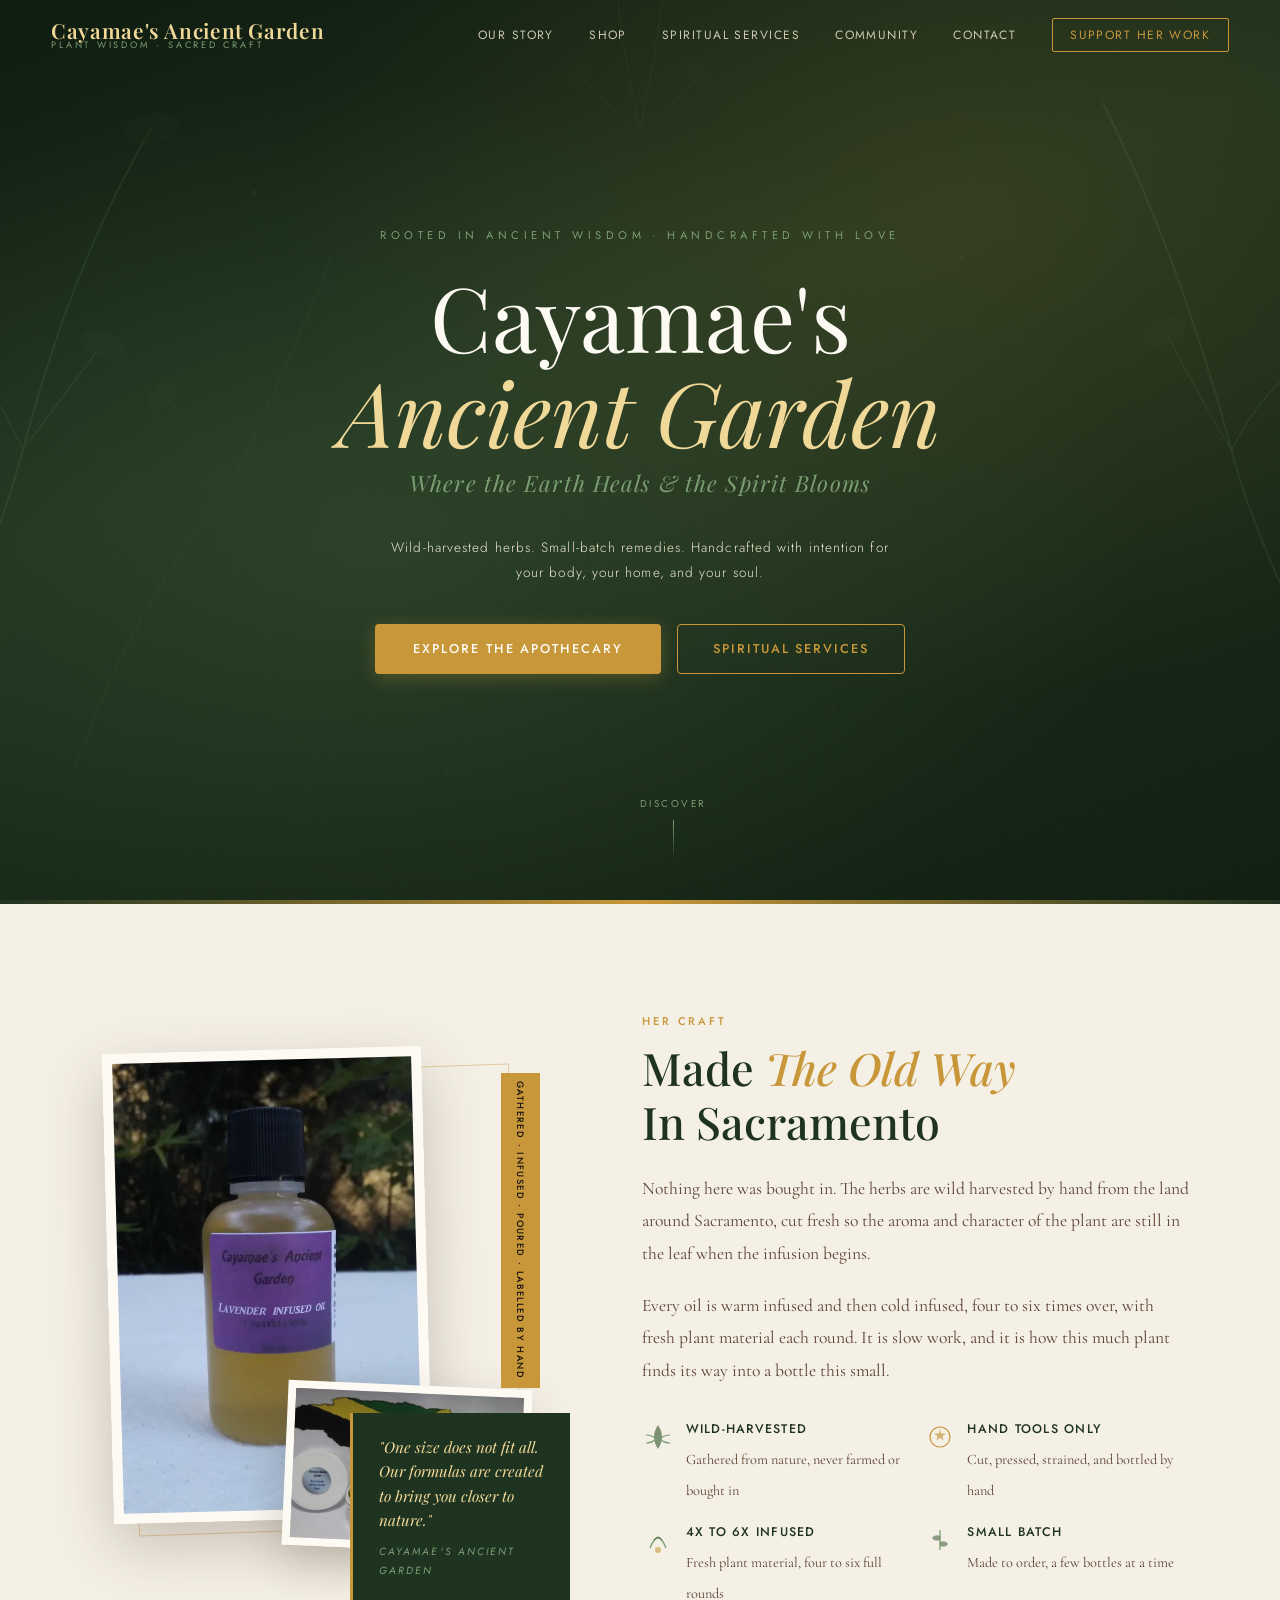
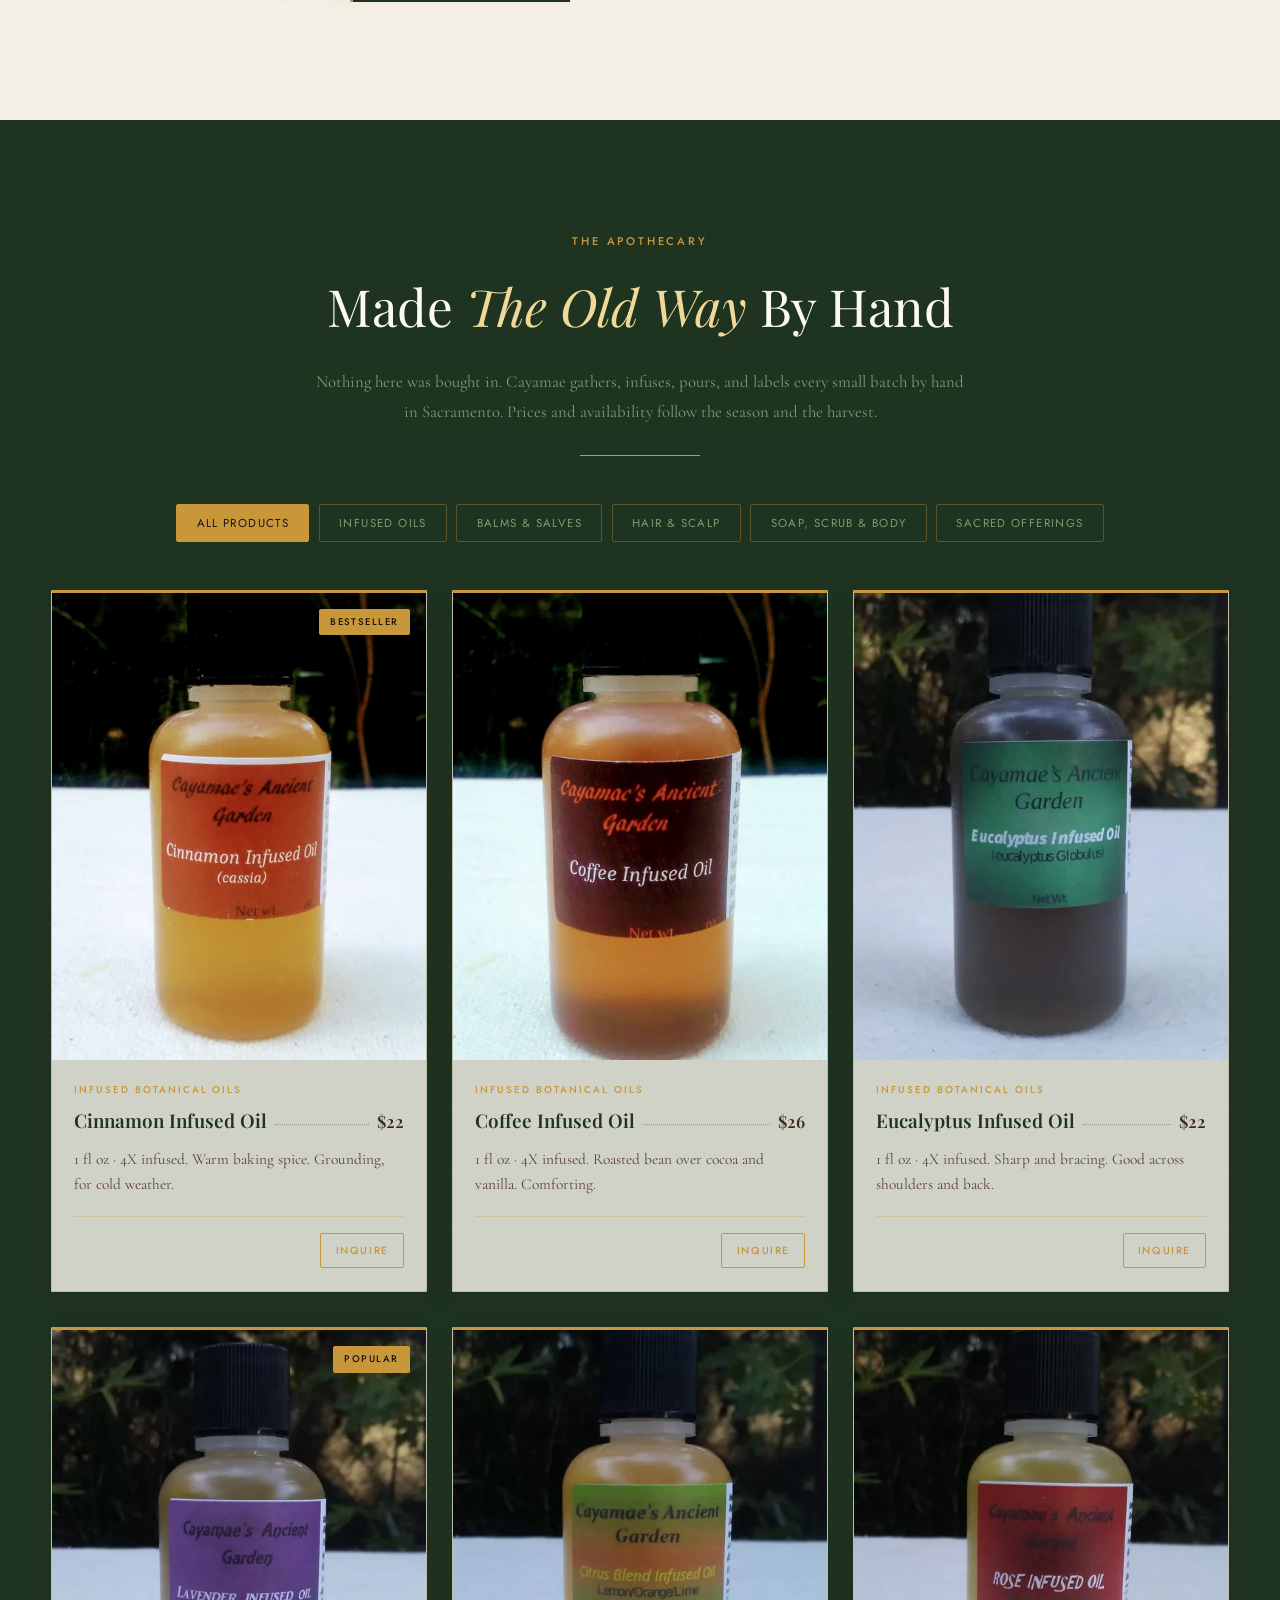
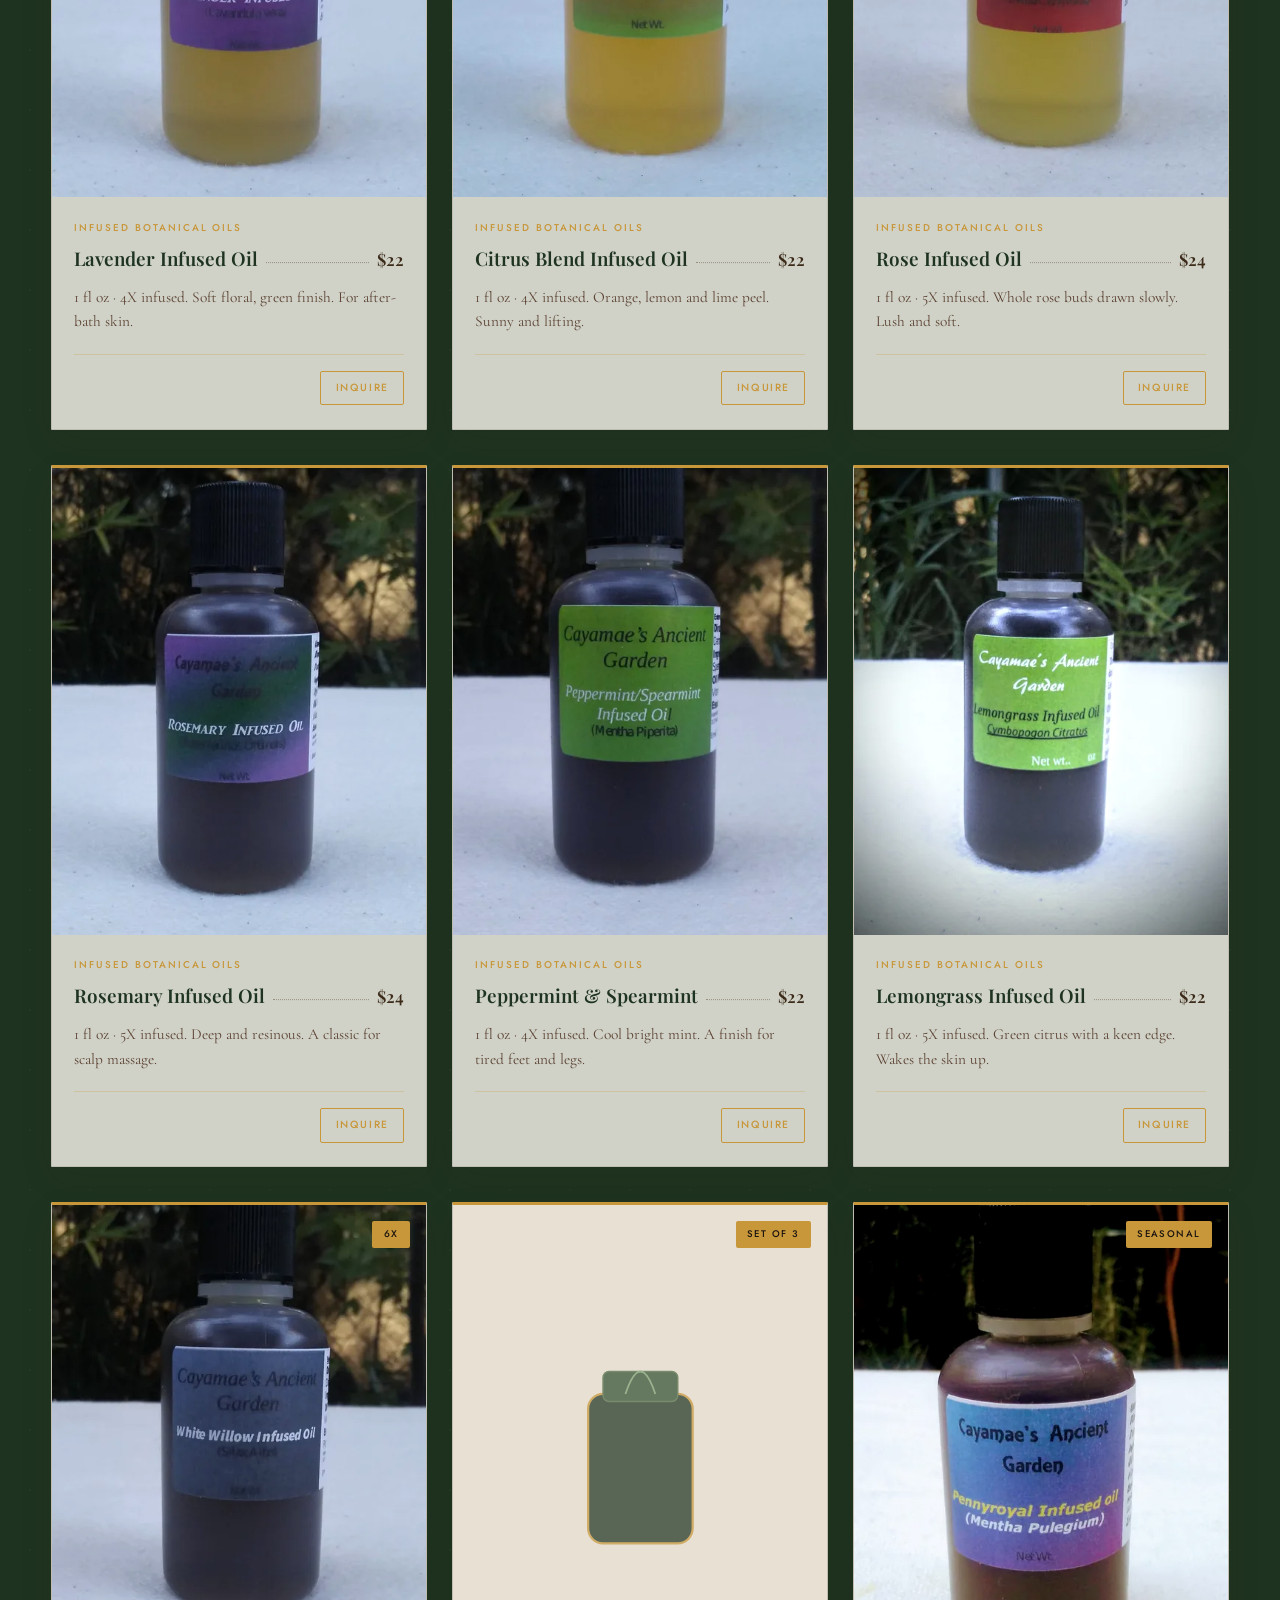
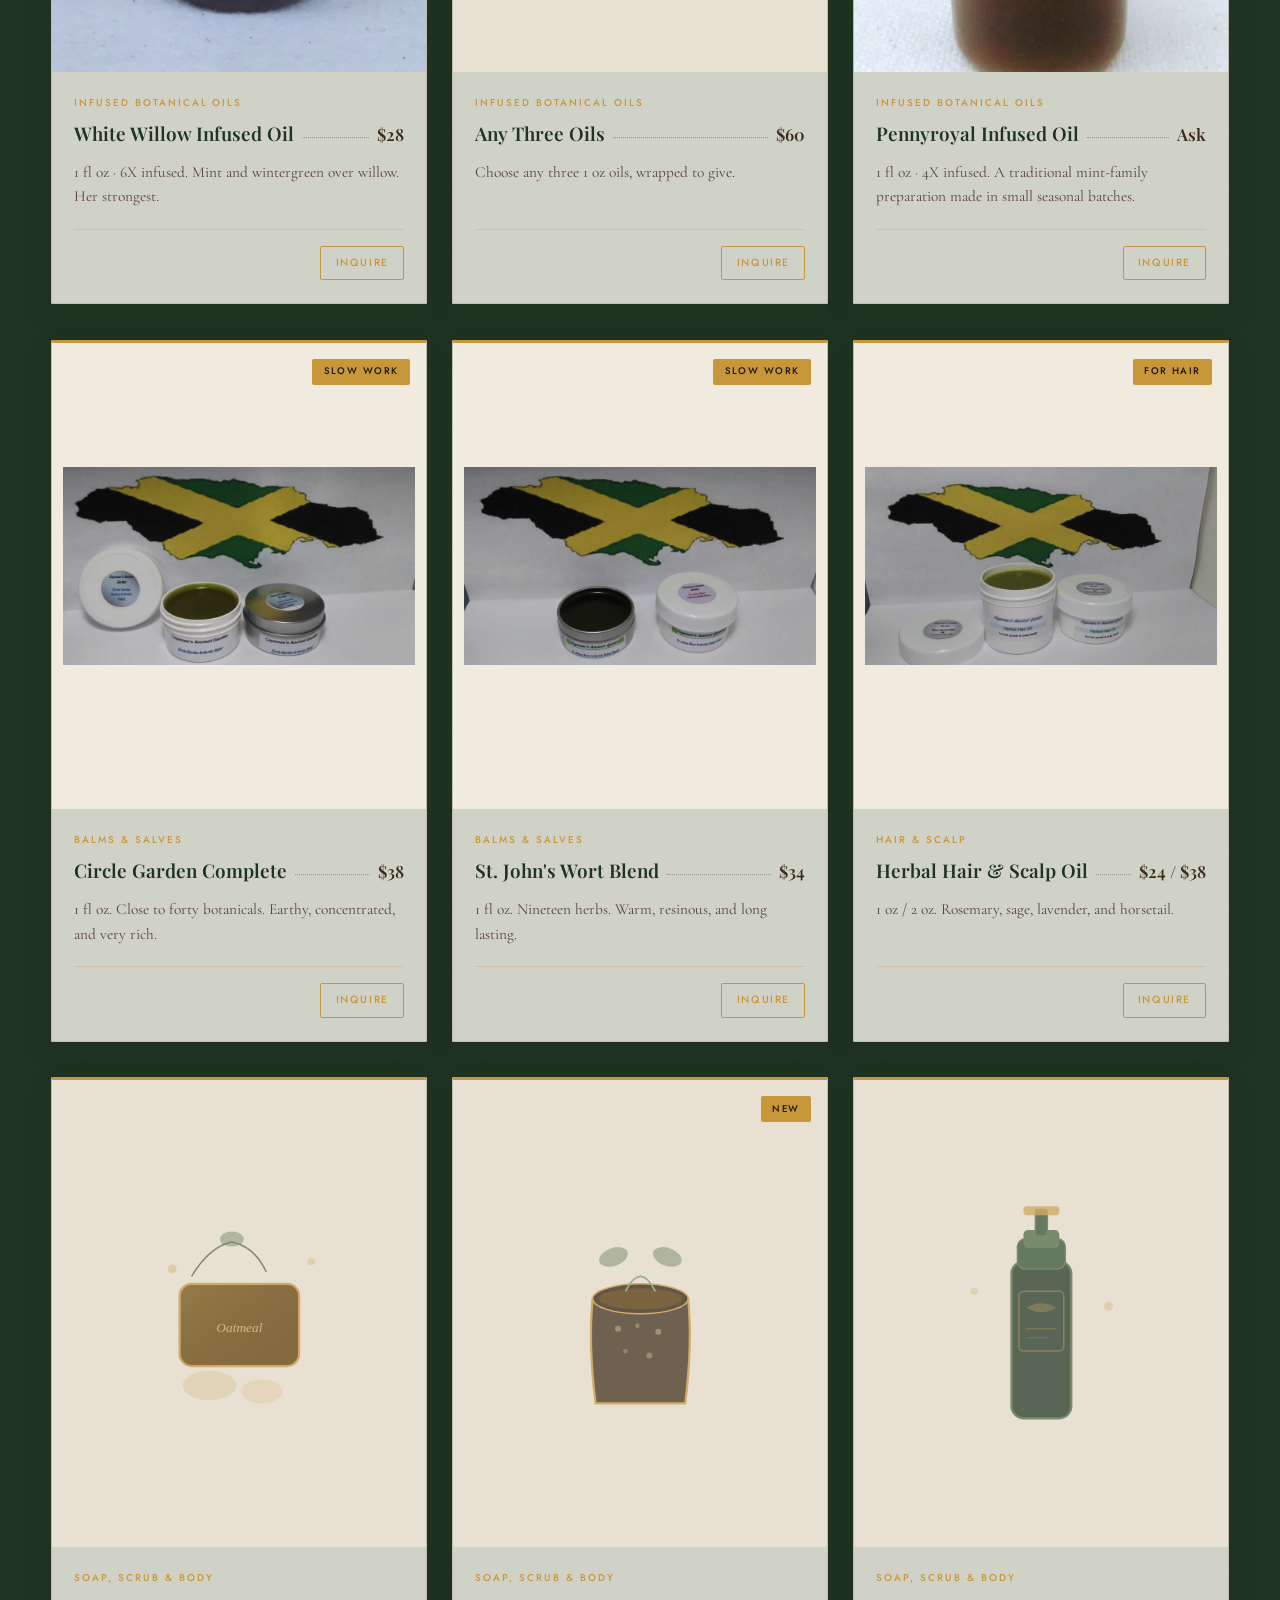
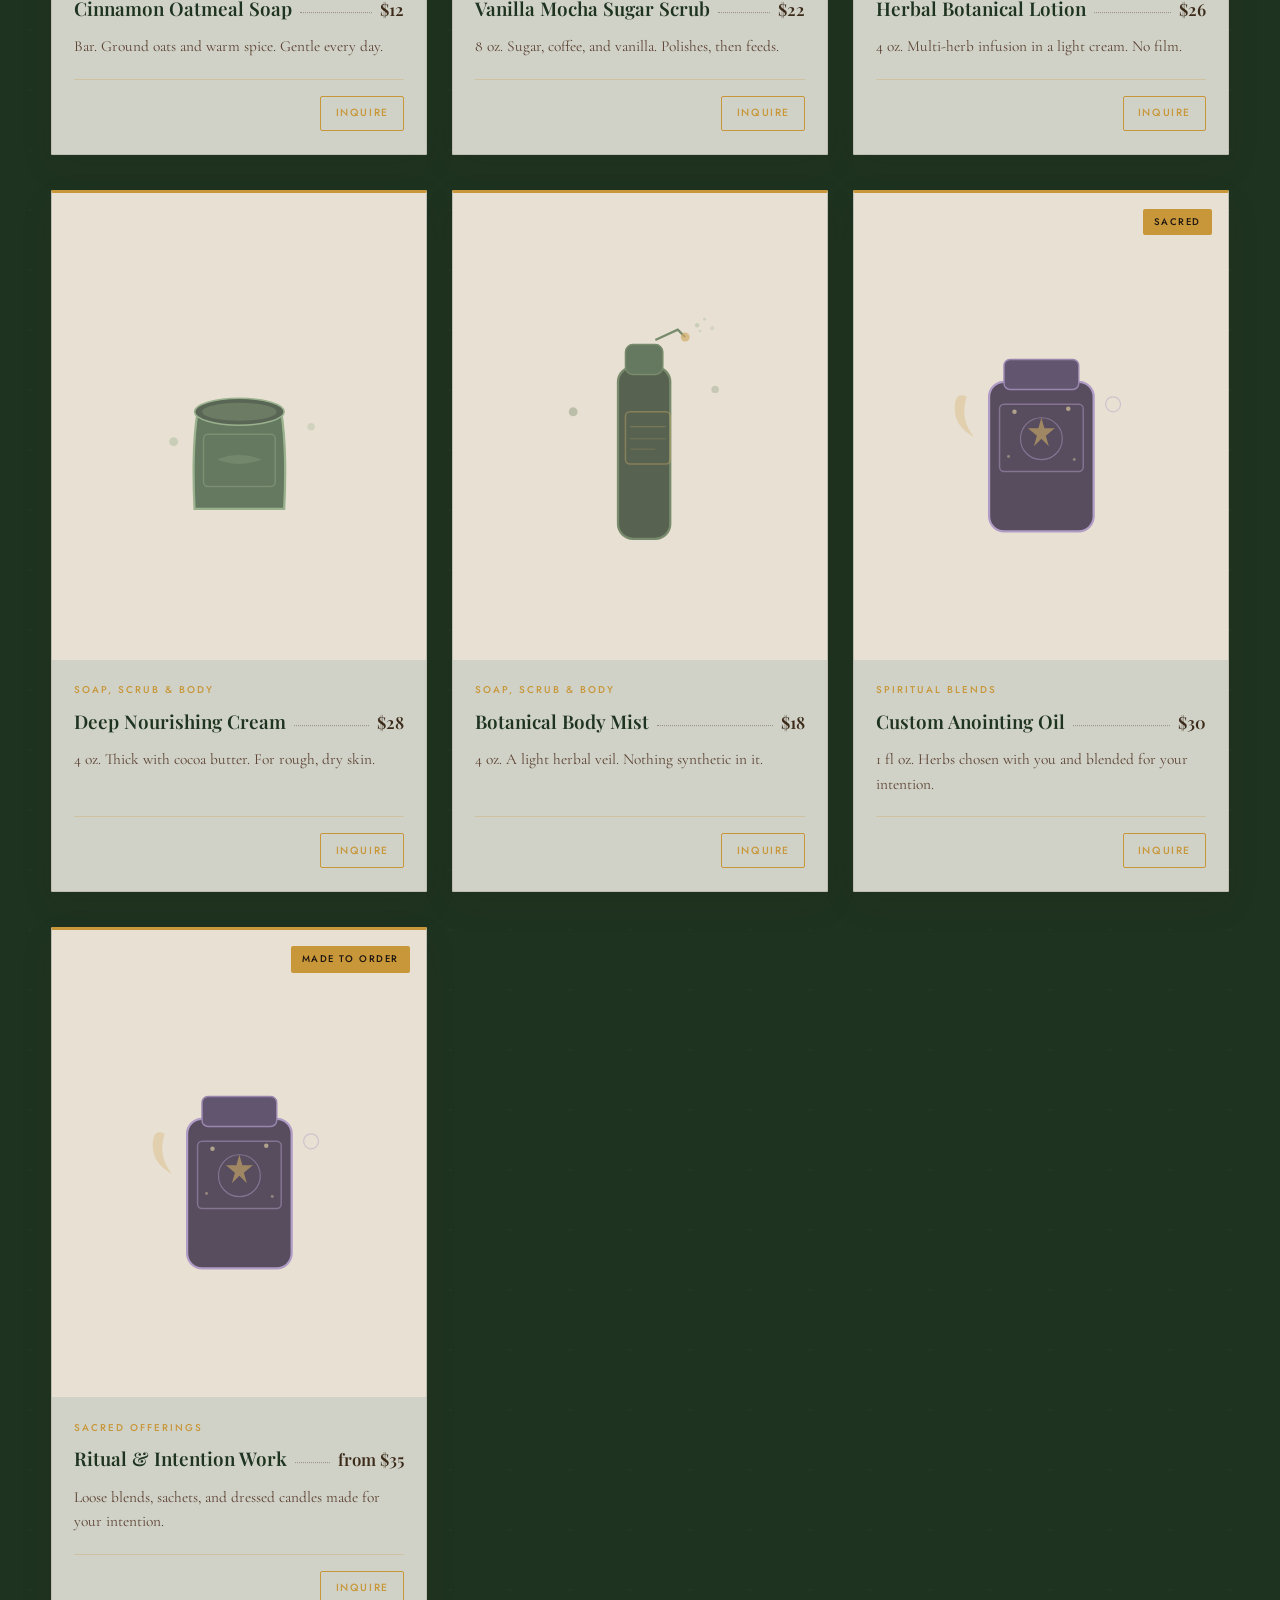
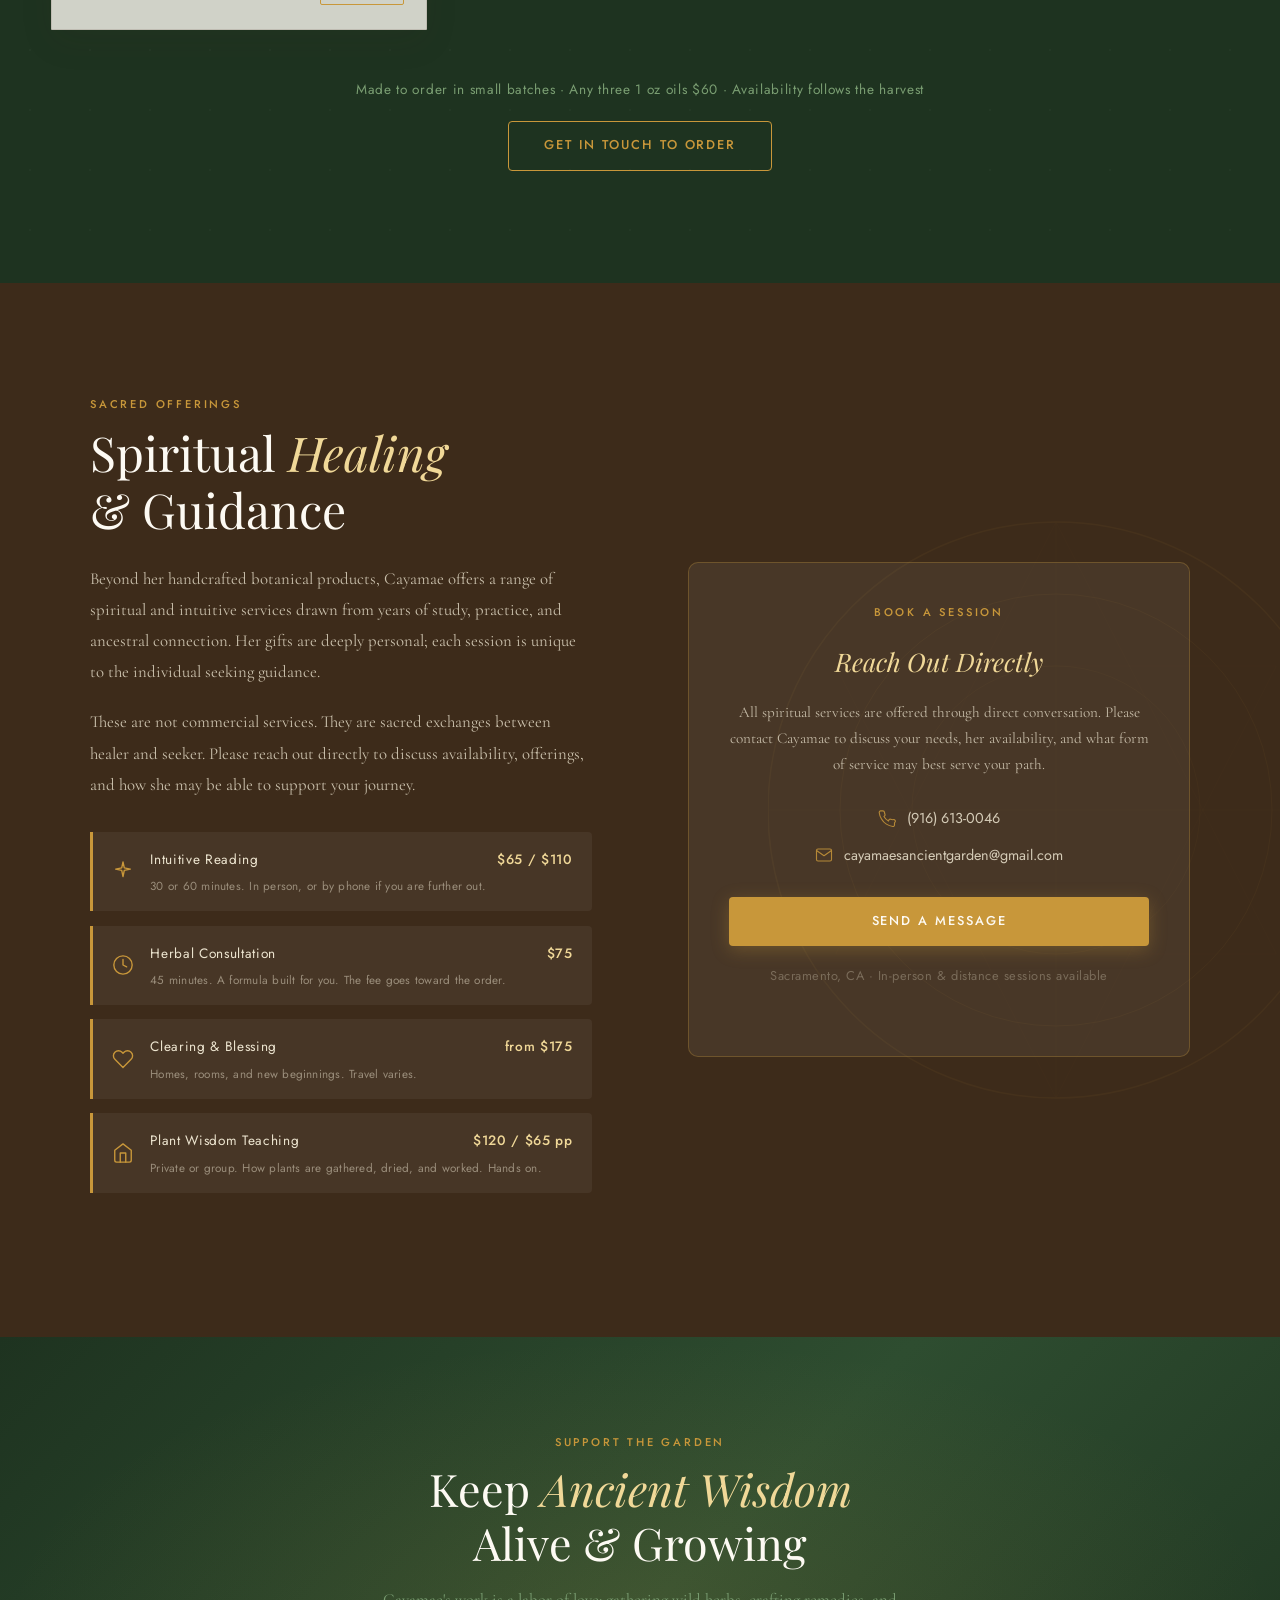
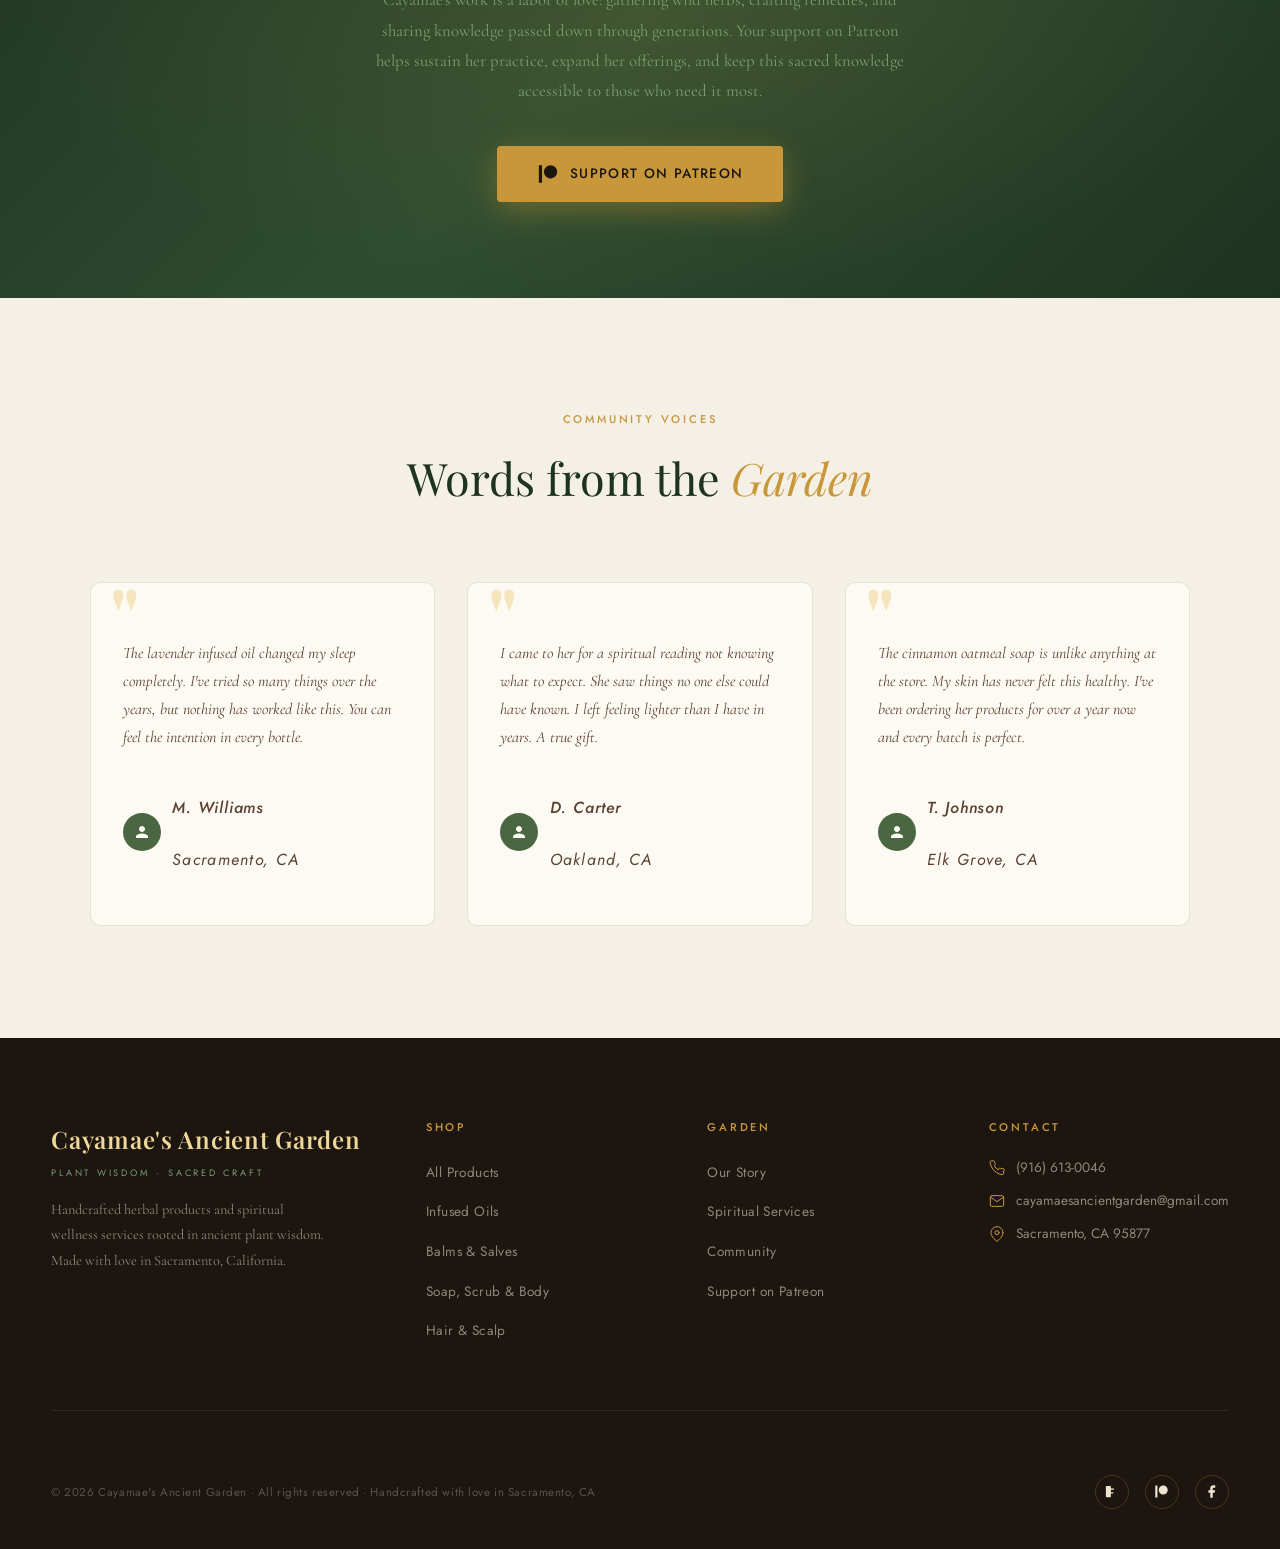
<file: index.html>
<!DOCTYPE html>
<html lang="en">
<head>
  <meta charset="UTF-8" />
  <meta name="viewport" content="width=device-width, initial-scale=1.0" />
  <title>Cayamae&#39;s Ancient Garden | Herbal Apothecary &amp; Spiritual Wellness</title>
  <meta name="description" content="Handcrafted herbal remedies, infused oils, natural soaps, lotions, and spiritual wellness services rooted in ancient plant wisdom. Sacramento, CA." />
  <meta name="keywords" content="herbal apothecary Sacramento, handcrafted infused oils, natural soap Sacramento, spiritual wellness Sacramento, herbal remedies California, custom ritual blends, spiritual guidance Sacramento" />
  <meta name="robots" content="index, follow" />

  <link rel="canonical" href="https://pcphantom.github.io/cayamaes_carden" />

  <meta property="og:type" content="website" />
  <meta property="og:url" content="https://pcphantom.github.io/cayamaes_carden/" />
  <meta property="og:site_name" content="Cayamae&#39;s Ancient Garden" />
  <meta property="og:title" content="Cayamae&#39;s Ancient Garden | Herbal Apothecary &amp; Spiritual Wellness" />
  <meta property="og:description" content="Handcrafted herbal remedies, infused oils, natural soaps, lotions, and spiritual wellness services rooted in ancient plant wisdom. Sacramento, CA." />

  <meta property="og:image" content="https://pcphantom.github.io/cayamaes_carden/images/products/lavender-infused-oil.webp" />

  <meta name="twitter:card" content="summary_large_image" />

  <meta name="twitter:title" content="Cayamae&#39;s Ancient Garden | Herbal Apothecary &amp; Spiritual Wellness" />
  <meta name="twitter:description" content="Handcrafted herbal remedies, infused oils, natural soaps, lotions, and spiritual wellness services rooted in ancient plant wisdom. Sacramento, CA." />

  <meta name="twitter:image" content="https://pcphantom.github.io/cayamaes_carden/images/products/lavender-infused-oil.webp" />


  <script type="application/ld+json" id="schema-org">{
  "@context": "https://schema.org",
  "@graph": [
    {
      "@type": "Organization",
      "@id": "https://pcphantom.github.io/cayamaes_carden/#organization",
      "name": "Cayamae's Ancient Garden",
      "url": "https://pcphantom.github.io/cayamaes_carden",
      "description": "Handcrafted herbal remedies and spiritual wellness services rooted in ancestral plant wisdom.",
      "telephone": "(916) 613-0046",
      "email": "cayamaesancientgarden@gmail.com",
      "address": {
        "@type": "PostalAddress",
        "addressLocality": "Sacramento",
        "addressRegion": "CA",
        "postalCode": "95877"
      },
      "sameAs": [
        "https://www.patreon.com/PLACEHOLDER_PATREON"
      ],
      "areaServed": [
        "Sacramento",
        "Elk Grove",
        "Rancho Cordova",
        "Davis",
        "West Sacramento"
      ]
    },
    {
      "@type": "FAQPage",
      "@id": "https://pcphantom.github.io/cayamaes_carden/#faq",
      "mainEntity": [
        {
          "@type": "Question",
          "name": "What kinds of products does Cayamae's Ancient Garden offer?",
          "acceptedAnswer": {
            "@type": "Answer",
            "text": "Cayamae crafts infused oils, soaps, creams, sprays, spiritual blends, and other botanical remedies in small batches using carefully chosen herbs and natural ingredients."
          }
        },
        {
          "@type": "Question",
          "name": "Do you create custom spiritual or intention blends?",
          "acceptedAnswer": {
            "@type": "Answer",
            "text": "Yes. Cayamae offers custom ritual and intention blends shaped around the individual's goals, spiritual work, and energetic needs."
          }
        },
        {
          "@type": "Question",
          "name": "How do I place an order for handmade herbal products?",
          "acceptedAnswer": {
            "@type": "Answer",
            "text": "Use the contact information on the site to reach out directly. Availability varies because products are handmade in small batches, so direct inquiry is the best way to confirm current stock."
          }
        },
        {
          "@type": "Question",
          "name": "Do you offer spiritual guidance sessions in Sacramento?",
          "acceptedAnswer": {
            "@type": "Answer",
            "text": "Yes. Cayamae offers spiritual guidance and related services through direct conversation to determine fit, availability, and the most supportive path for each person."
          }
        }
      ]
    }
  ]
}</script>
  <link rel="stylesheet" href="css/style.css?v=2f2235255240" />
  <link rel="preconnect" href="https://fonts.googleapis.com" />
  <link rel="preconnect" href="https://fonts.gstatic.com" crossorigin />
</head>
<body>







<nav id="nav" role="navigation" aria-label="Main navigation">
  <a href="#hero" class="nav-logo" aria-label="Cayamae&#39;s Ancient Garden: Home">
    <span class="nav-logo-main">Cayamae&#39;s Ancient Garden</span>
    <span class="nav-logo-sub">Plant Wisdom · Sacred Craft</span>
  </a>

  <ul class="nav-links" role="list">

    <li>
      <a href="#philosophy"

         >Our Story</a>
    </li>

    <li>
      <a href="#products"

         >Shop</a>
    </li>

    <li>
      <a href="#spiritual"

         >Spiritual Services</a>
    </li>

    <li>
      <a href="#testimonials"

         >Community</a>
    </li>

    <li>
      <a href="#footer"

         >Contact</a>
    </li>

    <li>
      <a href="https://www.patreon.com/PLACEHOLDER_PATREON"
         class="nav-patreon"
         target="_blank" rel="noopener noreferrer">Support Her Work</a>
    </li>

  </ul>

  <button id="hamburger" class="nav-hamburger" aria-label="Open menu" aria-expanded="false">
    <span></span><span></span><span></span>
  </button>
</nav>

<div id="mobileMenu" class="mobile-menu" role="dialog" aria-label="Mobile navigation">
  <button id="menuClose" class="mobile-menu-close" aria-label="Close menu">✕</button>

  <a href="#philosophy"

     >Our Story</a>

  <a href="#products"

     >Shop</a>

  <a href="#spiritual"

     >Spiritual Services</a>

  <a href="#testimonials"

     >Community</a>

  <a href="#footer"

     >Contact</a>

  <a href="https://www.patreon.com/PLACEHOLDER_PATREON"
     target="_blank" rel="noopener noreferrer"
     style="color: var(--gold-pale);">Support Her Work</a>

</div>

<section id="hero" aria-label="Welcome">
  <div class="hero-bg"></div>
  <div class="hero-texture"></div>

  <div class="hero-lines" aria-hidden="true">
    <svg viewBox="0 0 1200 700" fill="none" xmlns="http://www.w3.org/2000/svg" preserveAspectRatio="xMidYMid slice">
      <path d="M-50 700 Q80 500 120 350 Q160 200 220 100" stroke="#7a9e72" stroke-width="1.5" fill="none"/>
      <path d="M120 350 Q90 280 40 260" stroke="#7a9e72" stroke-width="1" fill="none"/>
      <path d="M120 350 Q150 310 180 270" stroke="#7a9e72" stroke-width="1" fill="none"/>
      <ellipse cx="40" cy="258" rx="18" ry="10" transform="rotate(-30 40 258)" fill="#4a6741" opacity="0.5"/>
      <ellipse cx="182" cy="268" rx="18" ry="10" transform="rotate(20 182 268)" fill="#4a6741" opacity="0.5"/>
      <ellipse cx="220" cy="100" rx="22" ry="12" transform="rotate(-10 220 100)" fill="#4a6741" opacity="0.4"/>
      <path d="M160 600 Q200 480 280 380 Q320 300 360 200" stroke="#4a6741" stroke-width="1.2" fill="none"/>
      <path d="M280 380 Q260 330 230 310" stroke="#4a6741" stroke-width="0.8" fill="none"/>
      <ellipse cx="228" cy="308" rx="15" ry="8" transform="rotate(-45 228 308)" fill="#4a6741" opacity="0.4"/>
      <path d="M1250 700 Q1100 500 1060 350 Q1020 200 960 80" stroke="#7a9e72" stroke-width="1.5" fill="none"/>
      <path d="M1060 350 Q1090 290 1140 270" stroke="#7a9e72" stroke-width="1" fill="none"/>
      <path d="M1060 350 Q1030 300 1010 260" stroke="#7a9e72" stroke-width="1" fill="none"/>
      <ellipse cx="1142" cy="268" rx="18" ry="10" transform="rotate(30 1142 268)" fill="#4a6741" opacity="0.5"/>
      <ellipse cx="1008" cy="258" rx="18" ry="10" transform="rotate(-20 1008 258)" fill="#4a6741" opacity="0.5"/>
      <circle cx="300" cy="150" r="2" fill="#c8973a" opacity="0.5"/>
      <circle cx="850" cy="200" r="2" fill="#c8973a" opacity="0.5"/>
      <circle cx="600" cy="80" r="1.5" fill="#c8973a" opacity="0.4"/>
      <circle cx="450" cy="600" r="2" fill="#c8973a" opacity="0.3"/>
      <circle cx="750" cy="550" r="1.5" fill="#c8973a" opacity="0.3"/>
      <path d="M580 -20 Q590 60 600 100 Q610 60 620 -20" stroke="#4a6741" stroke-width="1" fill="none"/>
      <path d="M600 100 Q570 80 555 60" stroke="#4a6741" stroke-width="0.8" fill="none"/>
      <path d="M600 100 Q630 80 645 60" stroke="#4a6741" stroke-width="0.8" fill="none"/>
      <ellipse cx="553" cy="58" rx="12" ry="7" transform="rotate(-40 553 58)" fill="#4a6741" opacity="0.35"/>
      <ellipse cx="647" cy="58" rx="12" ry="7" transform="rotate(40 647 58)" fill="#4a6741" opacity="0.35"/>
    </svg>
  </div>

  <div class="hero-content">
    <p class="hero-eyebrow">Rooted in Ancient Wisdom · Handcrafted with Love</p>
    <h1 class="hero-title">
      Cayamae&#39;s<br><em>Ancient Garden</em>
    </h1>
    <p class="hero-subtitle">Where the Earth Heals &amp; the Spirit Blooms</p>
    <p class="hero-tagline">Wild-harvested herbs. Small-batch remedies. Handcrafted with intention for your body, your home, and your soul.</p>
    <div class="hero-cta">
      <a href="#products" class="btn-primary">Explore the Apothecary</a>
      <a href="#spiritual" class="btn-outline">Spiritual Services</a>
    </div>
  </div>

  <div class="hero-scroll" aria-hidden="true">
    <span>Discover</span>
    <div class="scroll-line"></div>
  </div>
</section>

<section id="philosophy" aria-label="Our Philosophy">
  <div class="philosophy-inner">
    <div class="philosophy-visual reveal">
      <div class="brochure-photo-collage" aria-label="Handcrafted products from Cayamae's Ancient Garden">
        <img class="brochure-photo-main"
             src="images/products/lavender-infused-oil.webp?v=2f2235255240"
             alt="Bottle of Cayamae's Lavender Infused Oil"
             width="506"
             height="900"
             loading="lazy"
             decoding="async" />
        <img class="brochure-photo-accent"
             src="images/products/circle-garden-complete.webp?v=2f2235255240"
             alt="Open jars of Cayamae's Circle Garden Complete herbal balm"
             width="900"
             height="506"
             loading="lazy"
             decoding="async" />
        <span class="brochure-photo-caption">Gathered · Infused · Poured · Labelled by Hand</span>
      </div>

      <div class="philosophy-quote-block">
        <p>"One size does not fit all. Our formulas are created to bring you closer to nature."</p>
        <cite>Cayamae&#39;s Ancient Garden</cite>
      </div>
    </div>

    <div class="philosophy-text">
      <span class="section-label">Her Craft</span>
      <h2>
        Made <em>The Old Way</em><br>
        In Sacramento
      </h2>

      <p>Nothing here was bought in. The herbs are wild harvested by hand from the land around Sacramento, cut fresh so the aroma and character of the plant are still in the leaf when the infusion begins.</p>

      <p>Every oil is warm infused and then cold infused, four to six times over, with fresh plant material each round. It is slow work, and it is how this much plant finds its way into a bottle this small.</p>


      <div class="philosophy-pillars">

        <div class="pillar reveal">

  <svg class="pillar-icon" viewBox="0 0 32 32" fill="none" xmlns="http://www.w3.org/2000/svg" aria-hidden="true">
    <path d="M16 4 Q20 10 20 16 Q20 22 16 28 Q12 22 12 16 Q12 10 16 4Z" fill="#4a6741" opacity="0.7"/>
    <path d="M4 14 Q10 14 14 18 Q10 22 4 22" stroke="#7a9e72" stroke-width="1.2" fill="none"/>
    <path d="M28 14 Q22 14 18 18 Q22 22 28 22" stroke="#7a9e72" stroke-width="1.2" fill="none"/>
  </svg>

          <div class="pillar-text">
            <strong>Wild-Harvested</strong>
            <span>Gathered from nature, never farmed or bought in</span>
          </div>
        </div>

        <div class="pillar reveal reveal-delay-2">

  <svg class="pillar-icon" viewBox="0 0 32 32" fill="none" xmlns="http://www.w3.org/2000/svg" aria-hidden="true">
    <circle cx="16" cy="16" r="10" stroke="#c8973a" stroke-width="1.2" fill="none"/>
    <path d="M16 8 L17.2 12.4 L22 12.4 L18.4 15.2 L19.6 19.6 L16 16.8 L12.4 19.6 L13.6 15.2 L10 12.4 L14.8 12.4 Z" fill="#c8973a" opacity="0.7"/>
  </svg>

          <div class="pillar-text">
            <strong>Hand Tools Only</strong>
            <span>Cut, pressed, strained, and bottled by hand</span>
          </div>
        </div>

        <div class="pillar reveal reveal-delay-3">

  <svg class="pillar-icon" viewBox="0 0 32 32" fill="none" xmlns="http://www.w3.org/2000/svg" aria-hidden="true">
    <path d="M8 24 Q16 4 24 24" stroke="#7a9e72" stroke-width="1.3" fill="none"/>
    <path d="M12 16 Q16 10 20 16" stroke="#4a6741" stroke-width="1" fill="none"/>
    <circle cx="16" cy="26" r="3" fill="#c8973a" opacity="0.6"/>
  </svg>

          <div class="pillar-text">
            <strong>4X to 6X Infused</strong>
            <span>Fresh plant material, four to six full rounds</span>
          </div>
        </div>

        <div class="pillar reveal reveal-delay-4">

  <svg class="pillar-icon" viewBox="0 0 32 32" fill="none" xmlns="http://www.w3.org/2000/svg" aria-hidden="true">
    <path d="M16 6 L16 26" stroke="#7a9e72" stroke-width="1.3" fill="none"/>
    <path d="M16 12 Q10 10 8 14 Q10 18 16 16" fill="#4a6741" opacity="0.6"/>
    <path d="M16 18 Q22 16 24 20 Q22 24 16 22" fill="#4a6741" opacity="0.6"/>
  </svg>

          <div class="pillar-text">
            <strong>Small Batch</strong>
            <span>Made to order, a few bottles at a time</span>
          </div>
        </div>

      </div>
    </div>
  </div>
</section>

<section id="products" aria-label="Shop our products">
  <div class="products-header reveal">
    <span class="section-label">The Apothecary</span>
    <h2>Made <em>The Old Way</em> By Hand</h2>
    <p>Nothing here was bought in. Cayamae gathers, infuses, pours, and labels every small batch by hand in Sacramento. Prices and availability follow the season and the harvest.</p>
  </div>

  <div class="products-filter reveal" role="group" aria-label="Filter products by category">

    <button class="filter-btn active" data-filter="all">All Products</button>

    <button class="filter-btn" data-filter="infused-oils">Infused Oils</button>

    <button class="filter-btn" data-filter="balms">Balms &amp; Salves</button>

    <button class="filter-btn" data-filter="hair">Hair &amp; Scalp</button>

    <button class="filter-btn" data-filter="body">Soap, Scrub &amp; Body</button>

    <button class="filter-btn" data-filter="spiritual">Sacred Offerings</button>

  </div>

  <div class="products-grid" id="productsGrid">

    <article class="product-card" data-category="infused-oils" aria-label="Cinnamon Infused Oil">
      <div class="product-image">
        <span class="product-badge">Bestseller</span>

        <img class="product-photo"
             src="images/products/cinnamon-infused-oil.webp?v=2f2235255240"
             alt="Bottle of Cayamae&#39;s Cinnamon Infused Oil"
             width="506"
             height="900"
             loading="lazy"
             decoding="async" />

      </div>
      <div class="product-info">
        <p class="product-category">Infused Botanical Oils</p>
        <div class="product-heading-row">
          <h3 class="product-name">Cinnamon Infused Oil</h3>
          <span class="product-heading-rule" aria-hidden="true"></span>
          <span class="product-price">$22</span>
        </div>
        <p class="product-desc">1 fl oz · 4X infused. Warm baking spice. Grounding, for cold weather.</p>
        <div class="product-footer">
          <button class="product-add" aria-label="Inquire Cinnamon Infused Oil">Inquire</button>
        </div>
      </div>
    </article>

    <article class="product-card" data-category="infused-oils" aria-label="Coffee Infused Oil">
      <div class="product-image">


        <img class="product-photo"
             src="images/products/coffee-infused-oil.webp?v=2f2235255240"
             alt="Bottle of Cayamae&#39;s Coffee Infused Oil"
             width="506"
             height="900"
             loading="lazy"
             decoding="async" />

      </div>
      <div class="product-info">
        <p class="product-category">Infused Botanical Oils</p>
        <div class="product-heading-row">
          <h3 class="product-name">Coffee Infused Oil</h3>
          <span class="product-heading-rule" aria-hidden="true"></span>
          <span class="product-price">$26</span>
        </div>
        <p class="product-desc">1 fl oz · 4X infused. Roasted bean over cocoa and vanilla. Comforting.</p>
        <div class="product-footer">
          <button class="product-add" aria-label="Inquire Coffee Infused Oil">Inquire</button>
        </div>
      </div>
    </article>

    <article class="product-card" data-category="infused-oils" aria-label="Eucalyptus Infused Oil">
      <div class="product-image">


        <img class="product-photo"
             src="images/products/eucalyptus-infused-oil.webp?v=2f2235255240"
             alt="Bottle of Cayamae&#39;s Eucalyptus Infused Oil"
             width="506"
             height="900"
             loading="lazy"
             decoding="async" />

      </div>
      <div class="product-info">
        <p class="product-category">Infused Botanical Oils</p>
        <div class="product-heading-row">
          <h3 class="product-name">Eucalyptus Infused Oil</h3>
          <span class="product-heading-rule" aria-hidden="true"></span>
          <span class="product-price">$22</span>
        </div>
        <p class="product-desc">1 fl oz · 4X infused. Sharp and bracing. Good across shoulders and back.</p>
        <div class="product-footer">
          <button class="product-add" aria-label="Inquire Eucalyptus Infused Oil">Inquire</button>
        </div>
      </div>
    </article>

    <article class="product-card" data-category="infused-oils" aria-label="Lavender Infused Oil">
      <div class="product-image">
        <span class="product-badge">Popular</span>

        <img class="product-photo"
             src="images/products/lavender-infused-oil.webp?v=2f2235255240"
             alt="Bottle of Cayamae&#39;s Lavender Infused Oil"
             width="506"
             height="900"
             loading="lazy"
             decoding="async" />

      </div>
      <div class="product-info">
        <p class="product-category">Infused Botanical Oils</p>
        <div class="product-heading-row">
          <h3 class="product-name">Lavender Infused Oil</h3>
          <span class="product-heading-rule" aria-hidden="true"></span>
          <span class="product-price">$22</span>
        </div>
        <p class="product-desc">1 fl oz · 4X infused. Soft floral, green finish. For after-bath skin.</p>
        <div class="product-footer">
          <button class="product-add" aria-label="Inquire Lavender Infused Oil">Inquire</button>
        </div>
      </div>
    </article>

    <article class="product-card" data-category="infused-oils" aria-label="Citrus Blend Infused Oil">
      <div class="product-image">


        <img class="product-photo"
             src="images/products/citrus-blend-infused-oil.webp?v=2f2235255240"
             alt="Bottle of Cayamae&#39;s Citrus Blend Infused Oil"
             width="506"
             height="900"
             loading="lazy"
             decoding="async" />

      </div>
      <div class="product-info">
        <p class="product-category">Infused Botanical Oils</p>
        <div class="product-heading-row">
          <h3 class="product-name">Citrus Blend Infused Oil</h3>
          <span class="product-heading-rule" aria-hidden="true"></span>
          <span class="product-price">$22</span>
        </div>
        <p class="product-desc">1 fl oz · 4X infused. Orange, lemon and lime peel. Sunny and lifting.</p>
        <div class="product-footer">
          <button class="product-add" aria-label="Inquire Citrus Blend Infused Oil">Inquire</button>
        </div>
      </div>
    </article>

    <article class="product-card" data-category="infused-oils" aria-label="Rose Infused Oil">
      <div class="product-image">


        <img class="product-photo"
             src="images/products/rose-infused-oil.webp?v=2f2235255240"
             alt="Bottle of Cayamae&#39;s Rose Infused Oil"
             width="506"
             height="900"
             loading="lazy"
             decoding="async" />

      </div>
      <div class="product-info">
        <p class="product-category">Infused Botanical Oils</p>
        <div class="product-heading-row">
          <h3 class="product-name">Rose Infused Oil</h3>
          <span class="product-heading-rule" aria-hidden="true"></span>
          <span class="product-price">$24</span>
        </div>
        <p class="product-desc">1 fl oz · 5X infused. Whole rose buds drawn slowly. Lush and soft.</p>
        <div class="product-footer">
          <button class="product-add" aria-label="Inquire Rose Infused Oil">Inquire</button>
        </div>
      </div>
    </article>

    <article class="product-card" data-category="infused-oils" aria-label="Rosemary Infused Oil">
      <div class="product-image">


        <img class="product-photo"
             src="images/products/rosemary-infused-oil.webp?v=2f2235255240"
             alt="Bottle of Cayamae&#39;s Rosemary Infused Oil"
             width="506"
             height="900"
             loading="lazy"
             decoding="async" />

      </div>
      <div class="product-info">
        <p class="product-category">Infused Botanical Oils</p>
        <div class="product-heading-row">
          <h3 class="product-name">Rosemary Infused Oil</h3>
          <span class="product-heading-rule" aria-hidden="true"></span>
          <span class="product-price">$24</span>
        </div>
        <p class="product-desc">1 fl oz · 5X infused. Deep and resinous. A classic for scalp massage.</p>
        <div class="product-footer">
          <button class="product-add" aria-label="Inquire Rosemary Infused Oil">Inquire</button>
        </div>
      </div>
    </article>

    <article class="product-card" data-category="infused-oils" aria-label="Peppermint &amp; Spearmint">
      <div class="product-image">


        <img class="product-photo"
             src="images/products/peppermint-spearmint-infused-oil.webp?v=2f2235255240"
             alt="Bottle of Cayamae&#39;s Peppermint and Spearmint Infused Oil"
             width="506"
             height="900"
             loading="lazy"
             decoding="async" />

      </div>
      <div class="product-info">
        <p class="product-category">Infused Botanical Oils</p>
        <div class="product-heading-row">
          <h3 class="product-name">Peppermint &amp; Spearmint</h3>
          <span class="product-heading-rule" aria-hidden="true"></span>
          <span class="product-price">$22</span>
        </div>
        <p class="product-desc">1 fl oz · 4X infused. Cool bright mint. A finish for tired feet and legs.</p>
        <div class="product-footer">
          <button class="product-add" aria-label="Inquire Peppermint &amp; Spearmint">Inquire</button>
        </div>
      </div>
    </article>

    <article class="product-card" data-category="infused-oils" aria-label="Lemongrass Infused Oil">
      <div class="product-image">


        <img class="product-photo"
             src="images/products/lemongrass-infused-oil.webp?v=2f2235255240"
             alt="Bottle of Cayamae&#39;s Lemongrass Infused Oil"
             width="506"
             height="900"
             loading="lazy"
             decoding="async" />

      </div>
      <div class="product-info">
        <p class="product-category">Infused Botanical Oils</p>
        <div class="product-heading-row">
          <h3 class="product-name">Lemongrass Infused Oil</h3>
          <span class="product-heading-rule" aria-hidden="true"></span>
          <span class="product-price">$22</span>
        </div>
        <p class="product-desc">1 fl oz · 5X infused. Green citrus with a keen edge. Wakes the skin up.</p>
        <div class="product-footer">
          <button class="product-add" aria-label="Inquire Lemongrass Infused Oil">Inquire</button>
        </div>
      </div>
    </article>

    <article class="product-card" data-category="infused-oils" aria-label="White Willow Infused Oil">
      <div class="product-image">
        <span class="product-badge">6X</span>

        <img class="product-photo"
             src="images/products/white-willow-infused-oil.webp?v=2f2235255240"
             alt="Bottle of Cayamae&#39;s White Willow Infused Oil"
             width="506"
             height="900"
             loading="lazy"
             decoding="async" />

      </div>
      <div class="product-info">
        <p class="product-category">Infused Botanical Oils</p>
        <div class="product-heading-row">
          <h3 class="product-name">White Willow Infused Oil</h3>
          <span class="product-heading-rule" aria-hidden="true"></span>
          <span class="product-price">$28</span>
        </div>
        <p class="product-desc">1 fl oz · 6X infused. Mint and wintergreen over willow. Her strongest.</p>
        <div class="product-footer">
          <button class="product-add" aria-label="Inquire White Willow Infused Oil">Inquire</button>
        </div>
      </div>
    </article>

    <article class="product-card" data-category="infused-oils" aria-label="Any Three Oils">
      <div class="product-image">
        <span class="product-badge">Set of 3</span>


  <svg viewBox="0 0 200 200" fill="none" xmlns="http://www.w3.org/2000/svg" aria-hidden="true">
    <rect x="65" y="70" width="70" height="100" rx="10" fill="#1e3320" stroke="#c8973a" stroke-width="1.5"/>
    <rect x="75" y="55" width="50" height="20" rx="4" fill="#2e4d30" stroke="#4a6741"/>
    <path d="M90 70 Q100 40 110 70" stroke="#7a9e72" stroke-width="1.2" fill="none"/>
  </svg>


      </div>
      <div class="product-info">
        <p class="product-category">Infused Botanical Oils</p>
        <div class="product-heading-row">
          <h3 class="product-name">Any Three Oils</h3>
          <span class="product-heading-rule" aria-hidden="true"></span>
          <span class="product-price">$60</span>
        </div>
        <p class="product-desc">Choose any three 1 oz oils, wrapped to give.</p>
        <div class="product-footer">
          <button class="product-add" aria-label="Inquire Any Three Oils">Inquire</button>
        </div>
      </div>
    </article>

    <article class="product-card" data-category="infused-oils" aria-label="Pennyroyal Infused Oil">
      <div class="product-image">
        <span class="product-badge">Seasonal</span>

        <img class="product-photo"
             src="images/products/pennyroyal-infused-oil.webp?v=2f2235255240"
             alt="Bottle of Cayamae&#39;s Pennyroyal Infused Oil"
             width="506"
             height="900"
             loading="lazy"
             decoding="async" />

      </div>
      <div class="product-info">
        <p class="product-category">Infused Botanical Oils</p>
        <div class="product-heading-row">
          <h3 class="product-name">Pennyroyal Infused Oil</h3>
          <span class="product-heading-rule" aria-hidden="true"></span>
          <span class="product-price">Ask</span>
        </div>
        <p class="product-desc">1 fl oz · 4X infused. A traditional mint-family preparation made in small seasonal batches.</p>
        <div class="product-footer">
          <button class="product-add" aria-label="Inquire Pennyroyal Infused Oil">Inquire</button>
        </div>
      </div>
    </article>

    <article class="product-card" data-category="balms" aria-label="Circle Garden Complete">
      <div class="product-image product-image--landscape">
        <span class="product-badge">Slow Work</span>

        <img class="product-photo"
             src="images/products/circle-garden-complete.webp?v=2f2235255240"
             alt="Open jars of Cayamae&#39;s Circle Garden Complete herbal balm"
             width="900"
             height="506"
             loading="lazy"
             decoding="async" />

      </div>
      <div class="product-info">
        <p class="product-category">Balms &amp; Salves</p>
        <div class="product-heading-row">
          <h3 class="product-name">Circle Garden Complete</h3>
          <span class="product-heading-rule" aria-hidden="true"></span>
          <span class="product-price">$38</span>
        </div>
        <p class="product-desc">1 fl oz. Close to forty botanicals. Earthy, concentrated, and very rich.</p>
        <div class="product-footer">
          <button class="product-add" aria-label="Inquire Circle Garden Complete">Inquire</button>
        </div>
      </div>
    </article>

    <article class="product-card" data-category="balms" aria-label="St. John&#39;s Wort Blend">
      <div class="product-image product-image--landscape">
        <span class="product-badge">Slow Work</span>

        <img class="product-photo"
             src="images/products/st-johns-wort-blend.webp?v=2f2235255240"
             alt="Open jars of Cayamae&#39;s St. John&#39;s Wort herbal blend"
             width="900"
             height="506"
             loading="lazy"
             decoding="async" />

      </div>
      <div class="product-info">
        <p class="product-category">Balms &amp; Salves</p>
        <div class="product-heading-row">
          <h3 class="product-name">St. John&#39;s Wort Blend</h3>
          <span class="product-heading-rule" aria-hidden="true"></span>
          <span class="product-price">$34</span>
        </div>
        <p class="product-desc">1 fl oz. Nineteen herbs. Warm, resinous, and long lasting.</p>
        <div class="product-footer">
          <button class="product-add" aria-label="Inquire St. John&#39;s Wort Blend">Inquire</button>
        </div>
      </div>
    </article>

    <article class="product-card" data-category="hair" aria-label="Herbal Hair &amp; Scalp Oil">
      <div class="product-image product-image--landscape">
        <span class="product-badge">For Hair</span>

        <img class="product-photo"
             src="images/products/herbal-hair-scalp-oil.webp?v=2f2235255240"
             alt="Cayamae&#39;s Herbal Hair and Scalp Oil jars"
             width="900"
             height="506"
             loading="lazy"
             decoding="async" />

      </div>
      <div class="product-info">
        <p class="product-category">Hair &amp; Scalp</p>
        <div class="product-heading-row">
          <h3 class="product-name">Herbal Hair &amp; Scalp Oil</h3>
          <span class="product-heading-rule" aria-hidden="true"></span>
          <span class="product-price">$24 / $38</span>
        </div>
        <p class="product-desc">1 oz / 2 oz. Rosemary, sage, lavender, and horsetail.</p>
        <div class="product-footer">
          <button class="product-add" aria-label="Inquire Herbal Hair &amp; Scalp Oil">Inquire</button>
        </div>
      </div>
    </article>

    <article class="product-card" data-category="body" aria-label="Cinnamon Oatmeal Soap">
      <div class="product-image">



  <svg viewBox="0 0 200 200" fill="none" xmlns="http://www.w3.org/2000/svg" aria-hidden="true">
    <rect x="60" y="80" width="80" height="55" rx="8" fill="#5c3800" stroke="#c8973a" stroke-width="1.5"/>
    <rect x="60" y="80" width="80" height="55" rx="8" fill="url(#soap1)" opacity="0.6"/>
    <defs>
      <linearGradient id="soap1" x1="0" y1="0" x2="1" y2="1">
        <stop offset="0%" stop-color="#c8973a" stop-opacity="0.4"/>
        <stop offset="100%" stop-color="#5c3800" stop-opacity="0"/>
      </linearGradient>
    </defs>
    <text x="100" y="112" text-anchor="middle" font-size="9" fill="#f0d898" opacity="0.7" font-family="serif" font-style="italic">Oatmeal</text>
    <ellipse cx="80" cy="148" rx="18" ry="10" fill="#c8973a" opacity="0.25"/>
    <ellipse cx="115" cy="152" rx="14" ry="8" fill="#c8973a" opacity="0.2"/>
    <circle cx="55" cy="70" r="3" fill="#c8973a" opacity="0.4"/>
    <circle cx="148" cy="65" r="2.5" fill="#c8973a" opacity="0.35"/>
    <path d="M68 75 Q80 55 95 52 Q110 55 118 72" stroke="#4a6741" stroke-width="1" fill="none"/>
    <ellipse cx="95" cy="50" rx="8" ry="5" fill="#4a6741" opacity="0.5"/>
  </svg>


      </div>
      <div class="product-info">
        <p class="product-category">Soap, Scrub &amp; Body</p>
        <div class="product-heading-row">
          <h3 class="product-name">Cinnamon Oatmeal Soap</h3>
          <span class="product-heading-rule" aria-hidden="true"></span>
          <span class="product-price">$12</span>
        </div>
        <p class="product-desc">Bar. Ground oats and warm spice. Gentle every day.</p>
        <div class="product-footer">
          <button class="product-add" aria-label="Inquire Cinnamon Oatmeal Soap">Inquire</button>
        </div>
      </div>
    </article>

    <article class="product-card" data-category="body" aria-label="Vanilla Mocha Sugar Scrub">
      <div class="product-image">
        <span class="product-badge">New</span>


  <svg viewBox="0 0 200 200" fill="none" xmlns="http://www.w3.org/2000/svg" aria-hidden="true">
    <path d="M70 160 Q65 120 68 90 L132 90 Q135 120 130 160 Z" fill="#3d2b1a" stroke="#c8973a" stroke-width="1.5"/>
    <ellipse cx="100" cy="90" rx="32" ry="10" fill="#2e1a0a" stroke="#c8973a" stroke-width="1"/>
    <ellipse cx="100" cy="90" rx="28" ry="7" fill="#5c3800" opacity="0.7"/>
    <circle cx="85" cy="110" r="2" fill="#f0d898" opacity="0.4"/>
    <circle cx="98" cy="108" r="1.5" fill="#f0d898" opacity="0.35"/>
    <circle cx="112" cy="112" r="2" fill="#f0d898" opacity="0.4"/>
    <circle cx="90" cy="125" r="1.5" fill="#f0d898" opacity="0.3"/>
    <circle cx="106" cy="128" r="2" fill="#f0d898" opacity="0.35"/>
    <path d="M90 85 Q100 65 110 85" stroke="#7a9e72" stroke-width="1.2" fill="none"/>
    <ellipse cx="82" cy="62" rx="10" ry="6" transform="rotate(-20 82 62)" fill="#4a6741" opacity="0.5"/>
    <ellipse cx="118" cy="62" rx="10" ry="6" transform="rotate(20 118 62)" fill="#4a6741" opacity="0.5"/>
  </svg>


      </div>
      <div class="product-info">
        <p class="product-category">Soap, Scrub &amp; Body</p>
        <div class="product-heading-row">
          <h3 class="product-name">Vanilla Mocha Sugar Scrub</h3>
          <span class="product-heading-rule" aria-hidden="true"></span>
          <span class="product-price">$22</span>
        </div>
        <p class="product-desc">8 oz. Sugar, coffee, and vanilla. Polishes, then feeds.</p>
        <div class="product-footer">
          <button class="product-add" aria-label="Inquire Vanilla Mocha Sugar Scrub">Inquire</button>
        </div>
      </div>
    </article>

    <article class="product-card" data-category="body" aria-label="Herbal Botanical Lotion">
      <div class="product-image">



  <svg viewBox="0 0 200 200" fill="none" xmlns="http://www.w3.org/2000/svg" aria-hidden="true">
    <rect x="80" y="65" width="40" height="105" rx="8" fill="#1e3320" stroke="#4a6741" stroke-width="1.5"/>
    <rect x="84" y="50" width="32" height="20" rx="5" fill="#2e4d30" stroke="#4a6741"/>
    <rect x="88" y="44" width="24" height="12" rx="3" fill="#4a6741"/>
    <rect x="96" y="30" width="8" height="18" rx="2" fill="#2e4d30" stroke="#4a6741"/>
    <rect x="88" y="28" width="24" height="6" rx="2" fill="#c8973a" opacity="0.8"/>
    <rect x="85" y="85" width="30" height="40" rx="3" fill="none" stroke="rgba(200,151,58,0.4)" stroke-width="1"/>
    <path d="M90 96 Q100 90 110 96 Q100 102 90 96Z" fill="#c8973a" opacity="0.3"/>
    <line x1="90" y1="110" x2="110" y2="110" stroke="rgba(200,151,58,0.3)" stroke-width="0.75"/>
    <line x1="90" y1="116" x2="105" y2="116" stroke="rgba(200,151,58,0.2)" stroke-width="0.75"/>
    <circle cx="145" cy="95" r="3" fill="#c8973a" opacity="0.35"/>
    <circle cx="55" cy="85" r="2.5" fill="#c8973a" opacity="0.3"/>
  </svg>


      </div>
      <div class="product-info">
        <p class="product-category">Soap, Scrub &amp; Body</p>
        <div class="product-heading-row">
          <h3 class="product-name">Herbal Botanical Lotion</h3>
          <span class="product-heading-rule" aria-hidden="true"></span>
          <span class="product-price">$26</span>
        </div>
        <p class="product-desc">4 oz. Multi-herb infusion in a light cream. No film.</p>
        <div class="product-footer">
          <button class="product-add" aria-label="Inquire Herbal Botanical Lotion">Inquire</button>
        </div>
      </div>
    </article>

    <article class="product-card" data-category="body" aria-label="Deep Nourishing Cream">
      <div class="product-image">



  <svg viewBox="0 0 200 200" fill="none" xmlns="http://www.w3.org/2000/svg" aria-hidden="true">
    <path d="M70 155 Q68 115 72 90 L128 90 Q132 115 130 155 Z" fill="#2e4d30" stroke="#7a9e72" stroke-width="1.5"/>
    <ellipse cx="100" cy="90" rx="30" ry="9" fill="#1e3320" stroke="#7a9e72"/>
    <ellipse cx="100" cy="90" rx="25" ry="6" fill="#4a6741" opacity="0.6"/>
    <rect x="76" y="105" width="48" height="35" rx="3" fill="none" stroke="rgba(122,158,114,0.4)" stroke-width="1"/>
    <path d="M85 122 Q100 116 115 122 Q100 128 85 122Z" fill="#7a9e72" opacity="0.25"/>
    <circle cx="56" cy="110" r="3" fill="#7a9e72" opacity="0.4"/>
    <circle cx="148" cy="100" r="2.5" fill="#7a9e72" opacity="0.3"/>
  </svg>


      </div>
      <div class="product-info">
        <p class="product-category">Soap, Scrub &amp; Body</p>
        <div class="product-heading-row">
          <h3 class="product-name">Deep Nourishing Cream</h3>
          <span class="product-heading-rule" aria-hidden="true"></span>
          <span class="product-price">$28</span>
        </div>
        <p class="product-desc">4 oz. Thick with cocoa butter. For rough, dry skin.</p>
        <div class="product-footer">
          <button class="product-add" aria-label="Inquire Deep Nourishing Cream">Inquire</button>
        </div>
      </div>
    </article>

    <article class="product-card" data-category="body" aria-label="Botanical Body Mist">
      <div class="product-image">



  <svg viewBox="0 0 200 200" fill="none" xmlns="http://www.w3.org/2000/svg" aria-hidden="true">
    <rect x="85" y="60" width="35" height="115" rx="10" fill="#1a2e1a" stroke="#4a6741" stroke-width="1.5"/>
    <rect x="90" y="45" width="25" height="20" rx="5" fill="#2e4d30" stroke="#4a6741"/>
    <path d="M110 42 L125 35 L130 40" stroke="#4a6741" stroke-width="1.5" fill="none"/>
    <circle cx="130" cy="40" r="3" fill="#c8973a" opacity="0.7"/>
    <circle cx="138" cy="32" r="1.5" fill="#7a9e72" opacity="0.4"/>
    <circle cx="143" cy="28" r="1" fill="#7a9e72" opacity="0.3"/>
    <circle cx="140" cy="36" r="1" fill="#7a9e72" opacity="0.3"/>
    <circle cx="148" cy="34" r="1.5" fill="#7a9e72" opacity="0.25"/>
    <rect x="90" y="90" width="30" height="35" rx="3" fill="none" stroke="rgba(200,151,58,0.4)" stroke-width="1"/>
    <line x1="93" y1="100" x2="117" y2="100" stroke="rgba(200,151,58,0.35)" stroke-width="0.75"/>
    <line x1="93" y1="108" x2="117" y2="108" stroke="rgba(200,151,58,0.25)" stroke-width="0.75"/>
    <line x1="93" y1="115" x2="110" y2="115" stroke="rgba(200,151,58,0.2)" stroke-width="0.75"/>
    <circle cx="55" cy="90" r="3" fill="#4a6741" opacity="0.4"/>
    <circle cx="150" cy="75" r="2.5" fill="#4a6741" opacity="0.3"/>
  </svg>


      </div>
      <div class="product-info">
        <p class="product-category">Soap, Scrub &amp; Body</p>
        <div class="product-heading-row">
          <h3 class="product-name">Botanical Body Mist</h3>
          <span class="product-heading-rule" aria-hidden="true"></span>
          <span class="product-price">$18</span>
        </div>
        <p class="product-desc">4 oz. A light herbal veil. Nothing synthetic in it.</p>
        <div class="product-footer">
          <button class="product-add" aria-label="Inquire Botanical Body Mist">Inquire</button>
        </div>
      </div>
    </article>

    <article class="product-card" data-category="spiritual" aria-label="Custom Anointing Oil">
      <div class="product-image">
        <span class="product-badge">Sacred</span>


  <svg viewBox="0 0 200 200" fill="none" xmlns="http://www.w3.org/2000/svg" aria-hidden="true">
    <rect x="65" y="70" width="70" height="100" rx="10" fill="#1a0f2e" stroke="#9b7fc0" stroke-width="1.5"/>
    <rect x="75" y="55" width="50" height="20" rx="4" fill="#2a1a45" stroke="#7a5fa0"/>
    <rect x="72" y="85" width="56" height="45" rx="3" fill="none" stroke="rgba(155,127,192,0.5)" stroke-width="1"/>
    <circle cx="100" cy="108" r="14" stroke="#9b7fc0" stroke-width="0.8" fill="none" opacity="0.5"/>
    <path d="M100 94 L102 101 L109 101 L103 106 L105 113 L100 108 L95 113 L97 106 L91 101 L98 101 Z" fill="#c8973a" opacity="0.6"/>
    <circle cx="82" cy="90" r="1.5" fill="#f0d898" opacity="0.6"/>
    <circle cx="118" cy="88" r="1.5" fill="#f0d898" opacity="0.6"/>
    <circle cx="78" cy="120" r="1" fill="#f0d898" opacity="0.4"/>
    <circle cx="122" cy="122" r="1" fill="#f0d898" opacity="0.4"/>
    <path d="M50 80 Q45 95 55 107 Q42 100 42 88 Q42 76 50 80Z" fill="#c8973a" opacity="0.35"/>
    <circle cx="148" cy="85" r="5" stroke="#9b7fc0" stroke-width="0.8" fill="none" opacity="0.45"/>
  </svg>


      </div>
      <div class="product-info">
        <p class="product-category">Spiritual Blends</p>
        <div class="product-heading-row">
          <h3 class="product-name">Custom Anointing Oil</h3>
          <span class="product-heading-rule" aria-hidden="true"></span>
          <span class="product-price">$30</span>
        </div>
        <p class="product-desc">1 fl oz. Herbs chosen with you and blended for your intention.</p>
        <div class="product-footer">
          <button class="product-add" aria-label="Inquire Custom Anointing Oil">Inquire</button>
        </div>
      </div>
    </article>

    <article class="product-card" data-category="spiritual" aria-label="Ritual &amp; Intention Work">
      <div class="product-image">
        <span class="product-badge">Made to Order</span>


  <svg viewBox="0 0 200 200" fill="none" xmlns="http://www.w3.org/2000/svg" aria-hidden="true">
    <rect x="65" y="70" width="70" height="100" rx="10" fill="#1a0f2e" stroke="#9b7fc0" stroke-width="1.5"/>
    <rect x="75" y="55" width="50" height="20" rx="4" fill="#2a1a45" stroke="#7a5fa0"/>
    <rect x="72" y="85" width="56" height="45" rx="3" fill="none" stroke="rgba(155,127,192,0.5)" stroke-width="1"/>
    <circle cx="100" cy="108" r="14" stroke="#9b7fc0" stroke-width="0.8" fill="none" opacity="0.5"/>
    <path d="M100 94 L102 101 L109 101 L103 106 L105 113 L100 108 L95 113 L97 106 L91 101 L98 101 Z" fill="#c8973a" opacity="0.6"/>
    <circle cx="82" cy="90" r="1.5" fill="#f0d898" opacity="0.6"/>
    <circle cx="118" cy="88" r="1.5" fill="#f0d898" opacity="0.6"/>
    <circle cx="78" cy="120" r="1" fill="#f0d898" opacity="0.4"/>
    <circle cx="122" cy="122" r="1" fill="#f0d898" opacity="0.4"/>
    <path d="M50 80 Q45 95 55 107 Q42 100 42 88 Q42 76 50 80Z" fill="#c8973a" opacity="0.35"/>
    <circle cx="148" cy="85" r="5" stroke="#9b7fc0" stroke-width="0.8" fill="none" opacity="0.45"/>
  </svg>


      </div>
      <div class="product-info">
        <p class="product-category">Sacred Offerings</p>
        <div class="product-heading-row">
          <h3 class="product-name">Ritual &amp; Intention Work</h3>
          <span class="product-heading-rule" aria-hidden="true"></span>
          <span class="product-price">from $35</span>
        </div>
        <p class="product-desc">Loose blends, sachets, and dressed candles made for your intention.</p>
        <div class="product-footer">
          <button class="product-add" aria-label="Inquire Ritual &amp; Intention Work">Inquire</button>
        </div>
      </div>
    </article>

  </div>

  <div style="text-align:center; margin-top: 3rem; position:relative; z-index:1;" class="reveal">
    <p style="font-family: var(--font-ui); font-size: 0.85rem; color: var(--sage); margin-bottom: 1.2rem; letter-spacing: 0.05em;">
      Made to order in small batches · Any three 1 oz oils $60 · Availability follows the harvest
    </p>
    <a href="#footer" class="btn-outline">Get in Touch to Order</a>
  </div>
</section>

<section id="spiritual" aria-label="Spiritual Services">
  <div class="spiritual-bg-art" aria-hidden="true">
    <svg viewBox="0 0 400 600" fill="none" xmlns="http://www.w3.org/2000/svg">
      <circle cx="200" cy="300" r="200" stroke="#c8973a" stroke-width="1" fill="none"/>
      <circle cx="200" cy="300" r="150" stroke="#c8973a" stroke-width="0.6" fill="none"/>
      <circle cx="200" cy="300" r="100" stroke="#c8973a" stroke-width="0.4" fill="none"/>
      <path d="M200 100 L200 500 M0 300 L400 300" stroke="#c8973a" stroke-width="0.5" opacity="0.5"/>
      <path d="M200 100 L353 400 L47 400 Z" stroke="#c8973a" stroke-width="0.5" fill="none" opacity="0.4"/>
      <path d="M200 500 L353 200 L47 200 Z" stroke="#c8973a" stroke-width="0.5" fill="none" opacity="0.4"/>
    </svg>
  </div>

  <div class="spiritual-inner">
    <div class="spiritual-text reveal">
      <span class="section-label">Sacred Offerings</span>
      <h2>Spiritual <em>Healing</em><br>&amp; Guidance</h2>

      <p>Beyond her handcrafted botanical products, Cayamae offers a range of spiritual and intuitive services drawn from years of study, practice, and ancestral connection. Her gifts are deeply personal; each session is unique to the individual seeking guidance.</p>

      <p>These are not commercial services. They are sacred exchanges between healer and seeker. Please reach out directly to discuss availability, offerings, and how she may be able to support your journey.</p>


      <div class="spiritual-services-list">

        <div class="spiritual-service-item">

  <svg viewBox="0 0 24 24" fill="none" stroke="currentColor" stroke-width="1.5" stroke-linecap="round" stroke-linejoin="round" aria-hidden="true">
    <path d="M12 2 L13.4 8.6 L20 10 L13.4 11.4 L12 18 L10.6 11.4 L4 10 L10.6 8.6 Z"/>
  </svg>

          <div class="spiritual-service-copy">
            <div class="spiritual-service-heading">
              <span class="spiritual-service-label">Intuitive Reading</span>
              <span class="spiritual-service-price">$65 / $110</span>
            </div>
            <p>30 or 60 minutes. In person, or by phone if you are further out.</p>
          </div>
        </div>

        <div class="spiritual-service-item">

  <svg viewBox="0 0 24 24" fill="none" stroke="currentColor" stroke-width="1.5" stroke-linecap="round" stroke-linejoin="round" aria-hidden="true">
    <circle cx="12" cy="12" r="10"/>
    <path d="M12 6 L12 12 L16 14"/>
  </svg>

          <div class="spiritual-service-copy">
            <div class="spiritual-service-heading">
              <span class="spiritual-service-label">Herbal Consultation</span>
              <span class="spiritual-service-price">$75</span>
            </div>
            <p>45 minutes. A formula built for you. The fee goes toward the order.</p>
          </div>
        </div>

        <div class="spiritual-service-item">

  <svg viewBox="0 0 24 24" fill="none" stroke="currentColor" stroke-width="1.5" stroke-linecap="round" stroke-linejoin="round" aria-hidden="true">
    <path d="M20.84 4.61a5.5 5.5 0 0 0-7.78 0L12 5.67l-1.06-1.06a5.5 5.5 0 0 0-7.78 7.78l1.06 1.06L12 21.23l7.78-7.78 1.06-1.06a5.5 5.5 0 0 0 0-7.78z"/>
  </svg>

          <div class="spiritual-service-copy">
            <div class="spiritual-service-heading">
              <span class="spiritual-service-label">Clearing &amp; Blessing</span>
              <span class="spiritual-service-price">from $175</span>
            </div>
            <p>Homes, rooms, and new beginnings. Travel varies.</p>
          </div>
        </div>

        <div class="spiritual-service-item">

  <svg viewBox="0 0 24 24" fill="none" stroke="currentColor" stroke-width="1.5" stroke-linecap="round" stroke-linejoin="round" aria-hidden="true">
    <path d="M3 9l9-7 9 7v11a2 2 0 0 1-2 2H5a2 2 0 0 1-2-2z"/>
    <polyline points="9 22 9 12 15 12 15 22"/>
  </svg>

          <div class="spiritual-service-copy">
            <div class="spiritual-service-heading">
              <span class="spiritual-service-label">Plant Wisdom Teaching</span>
              <span class="spiritual-service-price">$120 / $65 pp</span>
            </div>
            <p>Private or group. How plants are gathered, dried, and worked. Hands on.</p>
          </div>
        </div>

      </div>
    </div>

    <div class="spiritual-contact-card reveal reveal-delay-2">
      <span class="section-label">Book a Session</span>
      <h3>Reach Out Directly</h3>
      <p>All spiritual services are offered through direct conversation. Please contact Cayamae to discuss your needs, her availability, and what form of service may best serve your path.</p>

      <div class="contact-methods">
        <a class="contact-method" href="tel:9166130046">

  <svg viewBox="0 0 24 24" fill="none" stroke="currentColor" stroke-width="1.5" stroke-linecap="round" stroke-linejoin="round" aria-hidden="true">
    <path d="M22 16.92v3a2 2 0 0 1-2.18 2 19.79 19.79 0 0 1-8.63-3.07A19.5 19.5 0 0 1 4.69 12a19.79 19.79 0 0 1-3.07-8.67A2 2 0 0 1 3.55 1.2h3a2 2 0 0 1 2 1.72c.127.96.361 1.903.7 2.81a2 2 0 0 1-.45 2.11L7.91 8.73a16 16 0 0 0 6 6l.91-1.91a2 2 0 0 1 2.11-.45c.907.339 1.85.573 2.81.7A2 2 0 0 1 22 16.92z"/>
  </svg>

          <span>(916) 613-0046</span>
        </a>
        <a class="contact-method" href="mailto:cayamaesancientgarden@gmail.com?subject=Spiritual%20Services%20Inquiry">

  <svg viewBox="0 0 24 24" fill="none" stroke="currentColor" stroke-width="1.5" stroke-linecap="round" stroke-linejoin="round" aria-hidden="true">
    <path d="M4 4h16c1.1 0 2 .9 2 2v12c0 1.1-.9 2-2 2H4c-1.1 0-2-.9-2-2V6c0-1.1.9-2 2-2z"/>
    <polyline points="22,6 12,13 2,6"/>
  </svg>

          <span>cayamaesancientgarden@gmail.com</span>
        </a>
      </div>

      <a href="mailto:cayamaesancientgarden@gmail.com?subject=Spiritual%20Services%20Inquiry" class="btn-primary" style="width: 100%; text-align: center; display: block;">
        Send a Message
      </a>

      <p style="margin-top: 1.2rem; font-size: 0.8rem; color: rgba(237,229,208,0.4); font-family: var(--font-ui); letter-spacing: 0.04em;">
        Sacramento, CA · In-person &amp; distance sessions available
      </p>
    </div>
  </div>
</section>

<section id="patreon" aria-label="Support her work on Patreon">
  <div class="patreon-inner">
    <span class="section-label reveal" style="display:block; text-align:center;">Support the Garden</span>
    <h2 class="reveal">Keep <em>Ancient Wisdom</em><br>Alive &amp; Growing</h2>
    <p class="reveal">Cayamae&#39;s work is a labor of love: gathering wild herbs, crafting remedies, and sharing knowledge passed down through generations. Your support on Patreon helps sustain her practice, expand her offerings, and keep this sacred knowledge accessible to those who need it most.</p>
    <div class="reveal">
      <a href="https://www.patreon.com/PLACEHOLDER_PATREON" target="_blank" rel="noopener noreferrer" class="patreon-btn">

  <svg viewBox="0 0 24 24" fill="currentColor" aria-hidden="true">
    <path d="M14.82 2.41c3.96 0 7.18 3.24 7.18 7.21 0 3.96-3.22 7.18-7.18 7.18-3.97 0-7.21-3.22-7.21-7.18 0-3.97 3.24-7.21 7.21-7.21M2 21.6h3.5V2.41H2V21.6z"/>
  </svg>

        Support on Patreon
      </a>
    </div>
  </div>
</section>

<section id="testimonials" aria-label="Customer testimonials">
  <div class="testimonials-header reveal">
    <span class="section-label">Community Voices</span>
    <h2>Words from the <em>Garden</em></h2>
  </div>
  <div class="testimonials-grid">

    <div class="testimonial-card reveal">
      <p>The lavender infused oil changed my sleep completely. I&#39;ve tried so many things over the years, but nothing has worked like this. You can feel the intention in every bottle.</p>
      <div class="testimonial-author">
        <div class="author-avatar"><svg viewBox="0 0 24 24" fill="currentColor" aria-hidden="true">
    <path d="M12 12c2.21 0 4-1.79 4-4s-1.79-4-4-4-4 1.79-4 4 1.79 4 4 4zm0 2c-2.67 0-8 1.34-8 4v2h16v-2c0-2.66-5.33-4-8-4z"/>
  </svg></div>
        <div>
          <p class="author-name">M. Williams</p>
          <p class="author-location">Sacramento, CA</p>
        </div>
      </div>
    </div>

    <div class="testimonial-card reveal reveal-delay-1">
      <p>I came to her for a spiritual reading not knowing what to expect. She saw things no one else could have known. I left feeling lighter than I have in years. A true gift.</p>
      <div class="testimonial-author">
        <div class="author-avatar"><svg viewBox="0 0 24 24" fill="currentColor" aria-hidden="true">
    <path d="M12 12c2.21 0 4-1.79 4-4s-1.79-4-4-4-4 1.79-4 4 1.79 4 4 4zm0 2c-2.67 0-8 1.34-8 4v2h16v-2c0-2.66-5.33-4-8-4z"/>
  </svg></div>
        <div>
          <p class="author-name">D. Carter</p>
          <p class="author-location">Oakland, CA</p>
        </div>
      </div>
    </div>

    <div class="testimonial-card reveal reveal-delay-2">
      <p>The cinnamon oatmeal soap is unlike anything at the store. My skin has never felt this healthy. I&#39;ve been ordering her products for over a year now and every batch is perfect.</p>
      <div class="testimonial-author">
        <div class="author-avatar"><svg viewBox="0 0 24 24" fill="currentColor" aria-hidden="true">
    <path d="M12 12c2.21 0 4-1.79 4-4s-1.79-4-4-4-4 1.79-4 4 1.79 4 4 4zm0 2c-2.67 0-8 1.34-8 4v2h16v-2c0-2.66-5.33-4-8-4z"/>
  </svg></div>
        <div>
          <p class="author-name">T. Johnson</p>
          <p class="author-location">Elk Grove, CA</p>
        </div>
      </div>
    </div>

  </div>
</section>

<footer id="footer" aria-label="Site footer">
  <div class="footer-top">
    <div class="footer-brand">
      <span class="nav-logo-main">Cayamae&#39;s Ancient Garden</span>
      <span class="nav-logo-sub" style="display:block; margin-bottom:1rem;">Plant Wisdom · Sacred Craft</span>
      <p>Handcrafted herbal products and spiritual wellness services rooted in ancient plant wisdom. Made with love in Sacramento, California.</p>
    </div>

    <div class="footer-col">
      <h4>Shop</h4>
      <ul>

        <li>
          <a href="#products">All Products</a>
        </li>

        <li>
          <a href="#products" data-set-filter="infused-oils">Infused Oils</a>
        </li>

        <li>
          <a href="#products" data-set-filter="balms">Balms &amp; Salves</a>
        </li>

        <li>
          <a href="#products" data-set-filter="body">Soap, Scrub &amp; Body</a>
        </li>

        <li>
          <a href="#products" data-set-filter="hair">Hair &amp; Scalp</a>
        </li>

      </ul>
    </div>

    <div class="footer-col">
      <h4>Garden</h4>
      <ul>

        <li>
          <a href="#philosophy">Our Story</a>
        </li>

        <li>
          <a href="#spiritual">Spiritual Services</a>
        </li>

        <li>
          <a href="#testimonials">Community</a>
        </li>

        <li>
          <a href="https://www.patreon.com/PLACEHOLDER_PATREON" target="_blank" rel="noopener noreferrer">Support on Patreon</a>
        </li>

      </ul>
    </div>

    <div class="footer-col">
      <h4>Contact</h4>
      <a class="footer-contact-item" href="tel:9166130046">

  <svg viewBox="0 0 24 24" fill="none" stroke="currentColor" stroke-width="1.5" stroke-linecap="round" stroke-linejoin="round" aria-hidden="true">
    <path d="M22 16.92v3a2 2 0 0 1-2.18 2 19.79 19.79 0 0 1-8.63-3.07A19.5 19.5 0 0 1 4.69 12a19.79 19.79 0 0 1-3.07-8.67A2 2 0 0 1 3.55 1.2h3a2 2 0 0 1 2 1.72c.127.96.361 1.903.7 2.81a2 2 0 0 1-.45 2.11L7.91 8.73a16 16 0 0 0 6 6l.91-1.91a2 2 0 0 1 2.11-.45c.907.339 1.85.573 2.81.7A2 2 0 0 1 22 16.92z"/>
  </svg>

        <span>(916) 613-0046</span>
      </a>
      <a class="footer-contact-item" href="mailto:cayamaesancientgarden@gmail.com">

  <svg viewBox="0 0 24 24" fill="none" stroke="currentColor" stroke-width="1.5" stroke-linecap="round" stroke-linejoin="round" aria-hidden="true">
    <path d="M4 4h16c1.1 0 2 .9 2 2v12c0 1.1-.9 2-2 2H4c-1.1 0-2-.9-2-2V6c0-1.1.9-2 2-2z"/>
    <polyline points="22,6 12,13 2,6"/>
  </svg>

        <span>cayamaesancientgarden@gmail.com</span>
      </a>
      <div class="footer-contact-item">

  <svg viewBox="0 0 24 24" fill="none" stroke="currentColor" stroke-width="1.5" stroke-linecap="round" stroke-linejoin="round" aria-hidden="true">
    <path d="M21 10c0 7-9 13-9 13s-9-6-9-13a9 9 0 0 1 18 0z"/>
    <circle cx="12" cy="10" r="3"/>
  </svg>

        <span>Sacramento, CA 95877</span>
      </div>
    </div>
  </div>

  <div class="footer-bottom">
    <p>© 2026 Cayamae&#39;s Ancient Garden · All rights reserved · Handcrafted with love in Sacramento, CA</p>
    <div class="footer-social" aria-label="Social media links">

      <a href="#"
         aria-label="Visit our Etsy shop"
         title="Etsy"
         >

  <svg viewBox="0 0 24 24" fill="currentColor" aria-hidden="true">
    <path d="M10 3H4a1 1 0 0 0-1 1v16a1 1 0 0 0 1 1h6a1 1 0 0 0 1-1v-5h4v-2h-4v-4h5V7h-5V4a1 1 0 0 0-1-1z"/>
  </svg>

      </a>

      <a href="https://www.patreon.com/PLACEHOLDER_PATREON"
         aria-label="Support on Patreon"
         title="Patreon"
         target="_blank" rel="noopener noreferrer">

  <svg viewBox="0 0 24 24" fill="currentColor" aria-hidden="true">
    <path d="M14.82 2.41c3.96 0 7.18 3.24 7.18 7.21 0 3.96-3.22 7.18-7.18 7.18-3.97 0-7.21-3.22-7.21-7.18 0-3.97 3.24-7.21 7.21-7.21M2 21.6h3.5V2.41H2V21.6z"/>
  </svg>

      </a>

      <a href="#"
         aria-label="Facebook"
         title="Facebook"
         >

  <svg viewBox="0 0 24 24" fill="currentColor" aria-hidden="true">
    <path d="M18 2h-3a5 5 0 0 0-5 5v3H7v4h3v8h4v-8h3l1-4h-4V7a1 1 0 0 1 1-1h3z"/>
  </svg>

      </a>

    </div>
  </div>
</footer>

<script src="js/main.js?v=2f2235255240"></script>
</body>
</html>
</file>
<file: css/style.css>
/* ============================================================
   CAYAMAES ANCIENT GARDEN: Main Stylesheet
   Theme: Botanical Apothecary, Deep Earth, Gold, Ivory
   ============================================================ */

@import url('https://fonts.googleapis.com/css2?family=Playfair+Display:ital,wght@0,400;0,500;0,600;0,700;1,400;1,500&family=Cormorant+Garamond:ital,wght@0,300;0,400;0,500;1,300;1,400&family=Jost:wght@300;400;500&display=swap');

/* ── CSS Variables ─────────────────────────────────────────── */
:root {
  --ink:          #1c1510;
  --forest:       #1e3320;
  --forest-mid:   #2e4d30;
  --moss:         #4a6741;
  --sage:         #7a9e72;
  --gold:         #c8973a;
  --gold-light:   #e2b86a;
  --gold-pale:    #f0d898;
  --cream:        #f5f0e6;
  --ivory:        #fdfaf3;
  --earth:        #3d2b1a;
  --earth-mid:    #5c4232;
  --parchment:    #ede5d0;
  --shadow:       rgba(28, 21, 16, 0.45);

  --font-display: 'Playfair Display', Georgia, serif;
  --font-body:    'Cormorant Garamond', Georgia, serif;
  --font-ui:      'Jost', sans-serif;

  --radius-sm:    4px;
  --radius-md:    10px;
  --radius-lg:    20px;

  --ease-out:     cubic-bezier(0.22, 0.61, 0.36, 1);
  --ease-bounce:  cubic-bezier(0.34, 1.56, 0.64, 1);
}

/* ── Reset & Base ───────────────────────────────────────────── */
*, *::before, *::after { box-sizing: border-box; margin: 0; padding: 0; }

html { font-size: 16px; }

body {
  background: var(--ivory);
  color: var(--ink);
  font-family: var(--font-body);
  font-size: 1.1rem;
  line-height: 1.75;
  overflow-x: hidden;
}

img { display: block; max-width: 100%; height: auto; }
a { color: inherit; text-decoration: none; }
ul { list-style: none; }
button { cursor: pointer; border: none; background: none; font: inherit; }

/* ── Scrollbar ──────────────────────────────────────────────── */
::-webkit-scrollbar { width: 6px; }
::-webkit-scrollbar-track { background: var(--parchment); }
::-webkit-scrollbar-thumb { background: var(--moss); border-radius: 3px; }

/* ── Utility ────────────────────────────────────────────────── */
.section-label {
  font-family: var(--font-ui);
  font-size: 0.7rem;
  font-weight: 500;
  letter-spacing: 0.25em;
  text-transform: uppercase;
  color: var(--gold);
  display: block;
  margin-bottom: 0.6rem;
}

.divider-botanical {
  display: flex;
  align-items: center;
  gap: 1rem;
  margin: 2rem auto;
  max-width: 300px;
}

.divider-botanical::before,
.divider-botanical::after {
  content: '';
  flex: 1;
  height: 1px;
  background: linear-gradient(to right, transparent, var(--gold));
}
.divider-botanical::after {
  background: linear-gradient(to left, transparent, var(--gold));
}

.divider-botanical svg { flex-shrink: 0; }

.btn-primary {
  display: inline-block;
  font-family: var(--font-ui);
  font-size: 0.8rem;
  font-weight: 500;
  letter-spacing: 0.15em;
  text-transform: uppercase;
  padding: 0.85rem 2.4rem;
  background: var(--gold);
  color: var(--ivory);
  border-radius: var(--radius-sm);
  transition: background 0.3s var(--ease-out), transform 0.25s var(--ease-out), box-shadow 0.3s;
  box-shadow: 0 4px 18px rgba(200, 151, 58, 0.3);
}
.btn-primary:hover {
  background: var(--gold-light);
  transform: translateY(-2px);
  box-shadow: 0 8px 28px rgba(200, 151, 58, 0.45);
}

.btn-outline {
  display: inline-block;
  font-family: var(--font-ui);
  font-size: 0.8rem;
  font-weight: 500;
  letter-spacing: 0.15em;
  text-transform: uppercase;
  padding: 0.8rem 2.2rem;
  border: 1.5px solid var(--gold);
  color: var(--gold);
  border-radius: var(--radius-sm);
  transition: background 0.3s, color 0.3s, transform 0.25s var(--ease-out);
}
.btn-outline:hover {
  background: var(--gold);
  color: var(--ivory);
  transform: translateY(-2px);
}

/* ── Navigation ─────────────────────────────────────────────── */
#nav {
  position: fixed;
  top: 0; left: 0; right: 0;
  z-index: 1000;
  display: flex;
  align-items: center;
  justify-content: space-between;
  padding: 1.2rem 4%;
  transition: background 0.4s, box-shadow 0.4s, padding 0.4s;
}

#nav.scrolled {
  background: rgba(20, 30, 18, 0.97);
  backdrop-filter: blur(12px);
  box-shadow: 0 2px 30px rgba(0,0,0,0.35);
  padding: 0.8rem 4%;
}

.nav-logo {
  display: flex;
  flex-direction: column;
  line-height: 1;
}
.nav-logo-main {
  font-family: var(--font-display);
  font-size: 1.3rem;
  font-weight: 600;
  color: var(--gold-pale);
  letter-spacing: 0.03em;
}
.nav-logo-sub {
  font-family: var(--font-ui);
  font-size: 0.58rem;
  letter-spacing: 0.3em;
  text-transform: uppercase;
  color: var(--sage);
}

.nav-links {
  display: flex;
  gap: 2.2rem;
  align-items: center;
}
.nav-links a {
  font-family: var(--font-ui);
  font-size: 0.75rem;
  font-weight: 400;
  letter-spacing: 0.12em;
  text-transform: uppercase;
  color: var(--parchment);
  opacity: 0.85;
  transition: opacity 0.2s, color 0.2s;
  position: relative;
}
.nav-links a::after {
  content: '';
  position: absolute;
  bottom: -3px; left: 0; right: 100%;
  height: 1px;
  background: var(--gold);
  transition: right 0.3s var(--ease-out);
}
.nav-links a:hover { opacity: 1; color: var(--gold-pale); }
.nav-links a:hover::after { right: 0; }

.nav-patreon {
  font-family: var(--font-ui);
  font-size: 0.72rem;
  font-weight: 500;
  letter-spacing: 0.1em;
  text-transform: uppercase;
  color: var(--gold) !important;
  padding: 0.45rem 1.1rem;
  border: 1px solid var(--gold);
  border-radius: 2px;
  opacity: 1 !important;
  transition: background 0.2s, color 0.2s !important;
}
.nav-patreon:hover { background: var(--gold) !important; color: var(--ink) !important; }
.nav-patreon::after { display: none !important; }

.nav-hamburger {
  display: none;
  flex-direction: column;
  gap: 5px;
  padding: 4px;
}
.nav-hamburger span {
  display: block;
  width: 24px;
  height: 2px;
  background: var(--parchment);
  transition: transform 0.3s, opacity 0.3s;
}

/* ── Hero ───────────────────────────────────────────────────── */
#hero {
  position: relative;
  min-height: 100vh;
  display: flex;
  align-items: center;
  justify-content: center;
  overflow: hidden;
}

.hero-bg {
  position: absolute;
  inset: 0;
  background:
    radial-gradient(ellipse at 30% 60%, rgba(74,103,65,0.35) 0%, transparent 60%),
    radial-gradient(ellipse at 75% 25%, rgba(200,151,58,0.15) 0%, transparent 50%),
    linear-gradient(160deg, #0d1a0e 0%, #1a2e1a 40%, #0f1e10 100%);
  z-index: 0;
}

.hero-texture {
  position: absolute;
  inset: 0;
  background-image: url("data:image/svg+xml,%3Csvg xmlns='http://www.w3.org/2000/svg' width='400' height='400'%3E%3Cfilter id='n'%3E%3CfeTurbulence type='fractalNoise' baseFrequency='0.65' numOctaves='3' stitchTiles='stitch'/%3E%3CfeColorMatrix type='saturate' values='0'/%3E%3C/filter%3E%3Crect width='400' height='400' filter='url(%23n)' opacity='0.04'/%3E%3C/svg%3E");
  background-repeat: repeat;
  z-index: 1;
  opacity: 0.6;
}

/* Animated botanical lines */
.hero-lines {
  position: absolute;
  inset: 0;
  z-index: 1;
  overflow: hidden;
}
.hero-lines svg {
  position: absolute;
  bottom: 0; left: 0;
  width: 100%; height: 100%;
  opacity: 0.12;
}

.hero-content {
  position: relative;
  z-index: 2;
  text-align: center;
  padding: 2rem;
  max-width: 800px;
  animation: heroFadeUp 1.2s var(--ease-out) both;
}

@keyframes heroFadeUp {
  from { opacity: 0; transform: translateY(40px); }
  to   { opacity: 1; transform: translateY(0); }
}

.hero-eyebrow {
  font-family: var(--font-ui);
  font-size: 0.7rem;
  font-weight: 400;
  letter-spacing: 0.4em;
  text-transform: uppercase;
  color: var(--sage);
  margin-bottom: 1.5rem;
  animation: heroFadeUp 1.2s 0.15s var(--ease-out) both;
}

.hero-title {
  font-family: var(--font-display);
  font-size: clamp(2.8rem, 7vw, 6rem);
  font-weight: 400;
  color: var(--ivory);
  line-height: 1.05;
  margin-bottom: 0.4rem;
  animation: heroFadeUp 1.2s 0.25s var(--ease-out) both;
}
.hero-title em {
  font-style: italic;
  color: var(--gold-pale);
}

.hero-subtitle {
  font-family: var(--font-display);
  font-size: clamp(1rem, 2.5vw, 1.4rem);
  font-weight: 300;
  font-style: italic;
  color: var(--sage);
  letter-spacing: 0.05em;
  margin-bottom: 2rem;
  animation: heroFadeUp 1.2s 0.35s var(--ease-out) both;
}

.hero-tagline {
  font-family: var(--font-ui);
  font-size: 0.85rem;
  font-weight: 300;
  letter-spacing: 0.08em;
  color: var(--parchment);
  opacity: 0.75;
  max-width: 500px;
  margin: 0 auto 2.5rem;
  line-height: 1.8;
  animation: heroFadeUp 1.2s 0.45s var(--ease-out) both;
}

.hero-cta {
  display: flex;
  gap: 1rem;
  justify-content: center;
  flex-wrap: wrap;
  animation: heroFadeUp 1.2s 0.55s var(--ease-out) both;
}

.hero-scroll {
  position: absolute;
  bottom: 2.5rem;
  left: 50%;
  transform: translateX(-50%);
  z-index: 2;
  display: flex;
  flex-direction: column;
  align-items: center;
  gap: 0.5rem;
  animation: heroFadeUp 1.2s 0.8s var(--ease-out) both;
}
.hero-scroll span {
  font-family: var(--font-ui);
  font-size: 0.62rem;
  letter-spacing: 0.25em;
  text-transform: uppercase;
  color: var(--sage);
}
.scroll-line {
  width: 1px;
  height: 40px;
  background: linear-gradient(to bottom, var(--sage), transparent);
  animation: scrollPulse 2s infinite;
}
@keyframes scrollPulse {
  0%, 100% { opacity: 0.4; transform: scaleY(1); }
  50%       { opacity: 1;   transform: scaleY(1.2); transform-origin: top; }
}

/* ── Philosophy ─────────────────────────────────────────────── */
#philosophy {
  background: var(--cream);
  padding: 7rem 4%;
  position: relative;
  overflow: hidden;
}

#philosophy::before {
  content: '';
  position: absolute;
  top: 0; left: 0; right: 0;
  height: 4px;
  background: linear-gradient(to right, var(--forest), var(--gold), var(--forest));
}

.philosophy-inner {
  max-width: 1100px;
  margin: 0 auto;
  display: grid;
  grid-template-columns: 1fr 1.2fr;
  gap: 6rem;
  align-items: center;
}

.philosophy-visual {
  position: relative;
}

.brochure-photo-collage {
  width: min(100%, 420px);
  min-height: 520px;
  margin: 0 auto;
  position: relative;
}
.brochure-photo-collage::before {
  content: '';
  position: absolute;
  inset: 1.25rem 0.75rem 2.5rem 1.4rem;
  border: 1px solid rgba(200,151,58,0.42);
  transform: rotate(-2deg);
}
.brochure-photo-main {
  width: 76%;
  height: 470px;
  object-fit: cover;
  object-position: center 44%;
  border: 10px solid var(--ivory);
  box-shadow: 0 22px 60px rgba(61,43,26,0.25);
  transform: rotate(-1.5deg);
}
.brochure-photo-accent {
  position: absolute;
  right: 0;
  bottom: 1.25rem;
  width: 58%;
  height: 165px;
  object-fit: cover;
  border: 8px solid var(--ivory);
  box-shadow: 0 18px 45px rgba(61,43,26,0.22);
  transform: rotate(2.5deg);
}
.brochure-photo-caption {
  position: absolute;
  top: 1.4rem;
  right: -0.75rem;
  padding: 0.55rem 0.8rem;
  background: var(--gold);
  color: var(--ink);
  font-family: var(--font-ui);
  font-size: 0.58rem;
  font-weight: 500;
  letter-spacing: 0.15em;
  line-height: 1.45;
  text-align: center;
  text-transform: uppercase;
  writing-mode: vertical-rl;
}

.philosophy-quote-block {
  position: absolute;
  bottom: -2rem;
  right: -1.5rem;
  background: var(--forest);
  color: var(--gold-pale);
  padding: 1.4rem 1.6rem;
  max-width: 220px;
  border-left: 3px solid var(--gold);
}
.philosophy-quote-block p {
  font-family: var(--font-display);
  font-size: 0.95rem;
  font-style: italic;
  line-height: 1.6;
  color: var(--gold-pale);
}
.philosophy-quote-block cite {
  font-family: var(--font-ui);
  font-size: 0.65rem;
  letter-spacing: 0.2em;
  text-transform: uppercase;
  color: var(--sage);
  display: block;
  margin-top: 0.7rem;
}

.philosophy-text h2 {
  font-family: var(--font-display);
  font-size: clamp(2rem, 4vw, 2.8rem);
  font-weight: 500;
  color: var(--forest);
  line-height: 1.2;
  margin-bottom: 1.5rem;
}
.philosophy-text h2 em {
  font-style: italic;
  color: var(--gold);
}

.philosophy-text p {
  font-size: 1.1rem;
  color: var(--earth-mid);
  margin-bottom: 1.2rem;
  line-height: 1.85;
}

.philosophy-pillars {
  display: grid;
  grid-template-columns: 1fr 1fr;
  gap: 1rem;
  margin-top: 2rem;
}
.pillar {
  display: flex;
  align-items: flex-start;
  gap: 0.7rem;
}
.pillar-icon {
  width: 32px;
  height: 32px;
  flex-shrink: 0;
  margin-top: 2px;
}
.pillar-text strong {
  font-family: var(--font-ui);
  font-size: 0.78rem;
  font-weight: 500;
  letter-spacing: 0.1em;
  text-transform: uppercase;
  color: var(--forest);
  display: block;
  margin-bottom: 0.2rem;
}
.pillar-text span {
  font-size: 0.9rem;
  color: var(--earth-mid);
  line-height: 1.5;
}

/* ── Products ───────────────────────────────────────────────── */
#products {
  background: var(--forest);
  padding: 7rem 4%;
  position: relative;
  overflow: hidden;
}

#products::before {
  content: '';
  position: absolute;
  inset: 0;
  background-image: url("data:image/svg+xml,%3Csvg xmlns='http://www.w3.org/2000/svg' width='60' height='60'%3E%3Ccircle cx='30' cy='30' r='1' fill='%23ffffff' opacity='0.03'/%3E%3C/svg%3E");
  pointer-events: none;
}

.products-header {
  text-align: center;
  max-width: 760px;
  margin: 0 auto 3rem;
  position: relative;
  z-index: 1;
}
.products-header::after {
  content: '';
  display: block;
  width: 120px;
  height: 1px;
  margin: 1.8rem auto 0;
  background: var(--gold);
}
.products-header h2 {
  font-family: var(--font-display);
  font-size: clamp(2.2rem, 5vw, 3.2rem);
  font-weight: 400;
  color: var(--ivory);
  margin-bottom: 1rem;
}
.products-header h2 em { font-style: italic; color: var(--gold-pale); }
.products-header p {
  font-size: 1.05rem;
  color: var(--sage);
  max-width: 650px;
  margin: 0 auto;
  line-height: 1.75;
}

.products-filter {
  display: flex;
  justify-content: center;
  gap: 0.6rem;
  flex-wrap: wrap;
  margin-bottom: 3rem;
  position: relative;
  z-index: 1;
}
.filter-btn {
  font-family: var(--font-ui);
  font-size: 0.72rem;
  font-weight: 400;
  letter-spacing: 0.12em;
  text-transform: uppercase;
  padding: 0.5rem 1.2rem;
  border: 1px solid rgba(200,151,58,0.35);
  color: var(--sage);
  border-radius: 2px;
  transition: all 0.25s;
}
.filter-btn:hover,
.filter-btn.active {
  background: var(--gold);
  border-color: var(--gold);
  color: var(--ink);
}

.products-grid {
  display: grid;
  grid-template-columns: repeat(auto-fill, minmax(280px, 1fr));
  gap: 2.2rem 1.6rem;
  max-width: 1240px;
  margin: 0 auto;
  position: relative;
  z-index: 1;
}

.product-card {
  background: rgba(253,250,243,0.8);
  border: 1px solid rgba(92,66,50,0.14);
  border-top: 3px solid var(--gold);
  border-radius: 1px;
  overflow: hidden;
  display: flex;
  flex-direction: column;
  box-shadow: 0 12px 35px rgba(61,43,26,0.08);
  transition: transform 0.35s var(--ease-out), box-shadow 0.35s;
  cursor: pointer;
}
.product-card:hover {
  transform: translateY(-5px);
  box-shadow: 0 22px 50px rgba(61,43,26,0.16);
}

.product-image {
  width: 100%;
  aspect-ratio: 4 / 5;
  background: #e8e1d3;
  overflow: hidden;
  display: flex;
  align-items: center;
  justify-content: center;
  position: relative;
}
.product-photo {
  width: 100%;
  height: 100%;
  object-fit: cover;
  object-position: center 46%;
  filter: saturate(0.9) contrast(1.02);
  transition: transform 0.55s var(--ease-out), filter 0.35s ease;
}
.product-image--landscape .product-photo {
  object-fit: contain;
  padding: 0.65rem;
  background: #eee8dc;
}
.product-card:hover .product-photo {
  transform: scale(1.025);
  filter: saturate(1) contrast(1.03);
}
.product-image svg {
  width: 80%;
  height: 80%;
  opacity: 0.7;
  transition: opacity 0.3s, transform 0.4s var(--ease-out);
}
.product-card:hover .product-image svg {
  opacity: 0.9;
  transform: scale(1.05);
}

.product-image .product-badge {
  position: absolute;
  top: 1rem;
  right: 1rem;
  font-family: var(--font-ui);
  font-size: 0.6rem;
  font-weight: 500;
  letter-spacing: 0.15em;
  text-transform: uppercase;
  padding: 0.3rem 0.7rem;
  background: var(--gold);
  color: var(--ink);
  border-radius: 2px;
  z-index: 2;
}

.product-info {
  padding: 1.35rem 1.35rem 1.45rem;
  display: flex;
  flex: 1;
  flex-direction: column;
}
.product-category {
  font-family: var(--font-ui);
  font-size: 0.62rem;
  font-weight: 500;
  letter-spacing: 0.2em;
  text-transform: uppercase;
  color: var(--gold);
  margin-bottom: 0.55rem;
}
.product-heading-row {
  display: flex;
  align-items: baseline;
  gap: 0.5rem;
  margin-bottom: 0.65rem;
}
.product-name {
  font-family: var(--font-display);
  font-size: 1.18rem;
  font-weight: 600;
  color: var(--forest);
  line-height: 1.3;
}
.product-heading-rule {
  min-width: 1.25rem;
  flex: 1;
  border-bottom: 1px dotted rgba(92,66,50,0.48);
  transform: translateY(-0.18rem);
}
.product-desc {
  font-size: 0.96rem;
  color: var(--earth-mid);
  line-height: 1.6;
  margin-bottom: 1.25rem;
}
.product-footer {
  display: flex;
  align-items: center;
  justify-content: flex-end;
  margin-top: auto;
  padding-top: 1rem;
  border-top: 1px solid rgba(200,151,58,0.28);
}
.product-price {
  font-family: var(--font-display);
  flex-shrink: 0;
  font-size: 1.05rem;
  font-weight: 600;
  color: var(--earth);
}
.product-add {
  font-family: var(--font-ui);
  font-size: 0.65rem;
  font-weight: 500;
  letter-spacing: 0.15em;
  text-transform: uppercase;
  padding: 0.45rem 0.9rem;
  border: 1px solid var(--gold);
  color: var(--gold);
  border-radius: 2px;
  transition: background 0.2s, color 0.2s;
}
.product-add:hover {
  background: var(--gold);
  color: var(--ink);
}

/* ── Spiritual Services ─────────────────────────────────────── */
#spiritual {
  background: var(--earth);
  padding: 7rem 4%;
  position: relative;
  overflow: hidden;
}

.spiritual-bg-art {
  position: absolute;
  inset: 0;
  overflow: hidden;
  z-index: 0;
}
.spiritual-bg-art svg {
  position: absolute;
  right: -5%;
  top: 50%;
  transform: translateY(-50%);
  width: 45%;
  opacity: 0.06;
}

.spiritual-inner {
  max-width: 1100px;
  margin: 0 auto;
  display: grid;
  grid-template-columns: 1fr 1fr;
  gap: 6rem;
  align-items: center;
  position: relative;
  z-index: 1;
}

.spiritual-text h2 {
  font-family: var(--font-display);
  font-size: clamp(2rem, 4.5vw, 3rem);
  font-weight: 400;
  color: var(--ivory);
  line-height: 1.2;
  margin-bottom: 1.5rem;
}
.spiritual-text h2 em { font-style: italic; color: var(--gold-pale); }

.spiritual-text p {
  font-size: 1.05rem;
  color: var(--parchment);
  opacity: 0.8;
  margin-bottom: 1.2rem;
  line-height: 1.85;
}

.spiritual-services-list {
  margin: 2rem 0;
  display: flex;
  flex-direction: column;
  gap: 0.9rem;
}
.spiritual-service-item {
  display: flex;
  align-items: center;
  gap: 1rem;
  padding: 1rem 1.2rem;
  background: rgba(255,255,255,0.05);
  border-left: 3px solid var(--gold);
  border-radius: 0 var(--radius-sm) var(--radius-sm) 0;
}
.spiritual-service-item svg {
  width: 22px; height: 22px;
  flex-shrink: 0;
  color: var(--gold);
}
.spiritual-service-copy {
  flex: 1;
  min-width: 0;
}
.spiritual-service-heading {
  display: flex;
  align-items: baseline;
  justify-content: space-between;
  gap: 1rem;
}
.spiritual-service-label,
.spiritual-service-price {
  font-family: var(--font-ui);
  font-size: 0.85rem;
  font-weight: 400;
  letter-spacing: 0.05em;
  color: var(--parchment);
}
.spiritual-service-price {
  flex-shrink: 0;
  color: var(--gold-pale);
  font-weight: 500;
}
.spiritual-service-copy p {
  margin: 0.35rem 0 0;
  color: rgba(237,229,208,0.62);
  font-family: var(--font-ui);
  font-size: 0.73rem;
  letter-spacing: 0.02em;
  line-height: 1.55;
}

.spiritual-contact-card {
  background: rgba(255,255,255,0.06);
  border: 1px solid rgba(200,151,58,0.3);
  border-radius: var(--radius-md);
  padding: 2.5rem;
  text-align: center;
}
.spiritual-contact-card .section-label { justify-content: center; display: block; margin-bottom: 1rem; }

.spiritual-contact-card h3 {
  font-family: var(--font-display);
  font-size: 1.6rem;
  font-weight: 400;
  font-style: italic;
  color: var(--gold-pale);
  margin-bottom: 1rem;
}
.spiritual-contact-card p {
  font-size: 0.95rem;
  color: var(--parchment);
  opacity: 0.75;
  line-height: 1.7;
  margin-bottom: 1.8rem;
}

.contact-methods {
  display: flex;
  flex-direction: column;
  gap: 0.7rem;
  margin-bottom: 1.8rem;
}
.contact-method {
  display: flex;
  align-items: center;
  justify-content: center;
  gap: 0.7rem;
  font-family: var(--font-ui);
  font-size: 0.9rem;
  color: var(--parchment);
  opacity: 0.85;
}
.contact-method svg { width: 18px; height: 18px; color: var(--gold); flex-shrink: 0; }

/* ── Patreon ────────────────────────────────────────────────── */
#patreon {
  background: linear-gradient(135deg, var(--forest) 0%, var(--forest-mid) 50%, var(--forest) 100%);
  padding: 6rem 4%;
  position: relative;
  overflow: hidden;
  text-align: center;
}

#patreon::before {
  content: '';
  position: absolute;
  inset: 0;
  background:
    radial-gradient(ellipse at 50% 50%, rgba(200,151,58,0.12) 0%, transparent 70%);
}

.patreon-inner {
  max-width: 700px;
  margin: 0 auto;
  position: relative;
  z-index: 1;
}

#patreon h2 {
  font-family: var(--font-display);
  font-size: clamp(2rem, 4.5vw, 2.8rem);
  font-weight: 400;
  color: var(--ivory);
  line-height: 1.2;
  margin-bottom: 1rem;
}
#patreon h2 em { font-style: italic; color: var(--gold-pale); }

#patreon p {
  font-size: 1.05rem;
  color: var(--sage);
  line-height: 1.8;
  margin-bottom: 2.5rem;
  max-width: 540px;
  margin-left: auto;
  margin-right: auto;
}

.patreon-btn {
  display: inline-flex;
  align-items: center;
  gap: 0.7rem;
  font-family: var(--font-ui);
  font-size: 0.85rem;
  font-weight: 500;
  letter-spacing: 0.1em;
  text-transform: uppercase;
  padding: 1rem 2.5rem;
  background: var(--gold);
  color: var(--ink);
  border-radius: var(--radius-sm);
  box-shadow: 0 8px 30px rgba(200,151,58,0.4);
  transition: transform 0.25s var(--ease-out), box-shadow 0.3s, background 0.3s;
}
.patreon-btn:hover {
  transform: translateY(-3px) scale(1.02);
  box-shadow: 0 14px 40px rgba(200,151,58,0.55);
  background: var(--gold-light);
}
.patreon-btn svg { width: 22px; height: 22px; }

/* ── Testimonials ───────────────────────────────────────────── */
#testimonials {
  background: var(--cream);
  padding: 7rem 4%;
}
.testimonials-header {
  text-align: center;
  margin-bottom: 4rem;
}
.testimonials-header h2 {
  font-family: var(--font-display);
  font-size: clamp(2rem, 4vw, 2.8rem);
  font-weight: 400;
  color: var(--forest);
}
.testimonials-header h2 em { font-style: italic; color: var(--gold); }

.testimonials-grid {
  display: grid;
  grid-template-columns: repeat(auto-fit, minmax(280px, 1fr));
  gap: 2rem;
  max-width: 1100px;
  margin: 0 auto;
}
.testimonial-card {
  background: var(--ivory);
  border: 1px solid rgba(74,103,65,0.15);
  border-radius: var(--radius-md);
  padding: 2rem;
  position: relative;
}
.testimonial-card::before {
  content: '"';
  font-family: var(--font-display);
  font-size: 5rem;
  font-weight: 700;
  color: var(--gold-pale);
  position: absolute;
  top: -0.5rem;
  left: 1.2rem;
  line-height: 1;
  opacity: 0.6;
}
.testimonial-card p {
  font-size: 1rem;
  font-style: italic;
  color: var(--earth-mid);
  line-height: 1.75;
  margin-bottom: 1.2rem;
  margin-top: 1.5rem;
}
.testimonial-author {
  display: flex;
  align-items: center;
  gap: 0.7rem;
}
.author-avatar {
  width: 38px; height: 38px;
  background: var(--moss);
  border-radius: 50%;
  display: flex;
  align-items: center;
  justify-content: center;
}
.author-avatar svg { width: 18px; height: 18px; color: var(--ivory); }
.author-name {
  font-family: var(--font-ui);
  font-size: 0.8rem;
  font-weight: 500;
  color: var(--forest);
  letter-spacing: 0.05em;
}
.author-location {
  font-family: var(--font-ui);
  font-size: 0.68rem;
  color: var(--sage);
  letter-spacing: 0.08em;
}

/* ── Footer ─────────────────────────────────────────────────── */
#footer {
  background: var(--ink);
  color: var(--parchment);
  padding: 5rem 4% 2.5rem;
}

.footer-top {
  display: grid;
  grid-template-columns: 1.4fr 1fr 1fr 1fr;
  gap: 3rem;
  margin-bottom: 4rem;
  padding-bottom: 4rem;
  border-bottom: 1px solid rgba(255,255,255,0.08);
}

.footer-brand .nav-logo-main {
  font-size: 1.5rem;
  display: block;
  margin-bottom: 0.3rem;
}
.footer-brand .nav-logo-sub { margin-bottom: 1.2rem; }
.footer-brand p {
  font-size: 0.9rem;
  color: rgba(237,229,208,0.55);
  line-height: 1.75;
  max-width: 280px;
}

.footer-col h4 {
  font-family: var(--font-ui);
  font-size: 0.7rem;
  font-weight: 500;
  letter-spacing: 0.25em;
  text-transform: uppercase;
  color: var(--gold);
  margin-bottom: 1.2rem;
}
.footer-col ul { display: flex; flex-direction: column; gap: 0.55rem; }
.footer-col ul li a {
  font-family: var(--font-ui);
  font-size: 0.85rem;
  color: rgba(237,229,208,0.55);
  transition: color 0.2s;
  letter-spacing: 0.03em;
}
.footer-col ul li a:hover { color: var(--gold-pale); }

.footer-contact-item {
  display: flex;
  align-items: flex-start;
  gap: 0.7rem;
  margin-bottom: 0.8rem;
}
.footer-contact-item svg { width: 16px; height: 16px; color: var(--gold); flex-shrink: 0; margin-top: 3px; }
.footer-contact-item span {
  font-family: var(--font-ui);
  font-size: 0.85rem;
  color: rgba(237,229,208,0.55);
  line-height: 1.5;
}

.footer-bottom {
  display: flex;
  align-items: center;
  justify-content: space-between;
  flex-wrap: wrap;
  gap: 1rem;
}
.footer-bottom p {
  font-family: var(--font-ui);
  font-size: 0.72rem;
  color: rgba(237,229,208,0.3);
  letter-spacing: 0.05em;
}
.footer-social {
  display: flex;
  gap: 1rem;
}
.footer-social a {
  width: 34px; height: 34px;
  border: 1px solid rgba(200,151,58,0.25);
  border-radius: 50%;
  display: flex;
  align-items: center;
  justify-content: center;
  transition: background 0.25s, border-color 0.25s;
}
.footer-social a:hover {
  background: var(--gold);
  border-color: var(--gold);
}
.footer-social a svg { width: 15px; height: 15px; color: var(--parchment); }

/* ── Animations & Reveals ────────────────────────────────────── */
.reveal {
  opacity: 0;
  transform: translateY(30px);
  transition: opacity 0.7s var(--ease-out), transform 0.7s var(--ease-out);
}
.reveal.visible {
  opacity: 1;
  transform: translateY(0);
}
.reveal-delay-1 { transition-delay: 0.1s; }
.reveal-delay-2 { transition-delay: 0.2s; }
.reveal-delay-3 { transition-delay: 0.3s; }
.reveal-delay-4 { transition-delay: 0.4s; }

/* ── Mobile Nav ─────────────────────────────────────────────── */
.mobile-menu {
  display: none;
  position: fixed;
  inset: 0;
  background: rgba(14,22,14,0.98);
  z-index: 999;
  flex-direction: column;
  align-items: center;
  justify-content: center;
  gap: 2rem;
  animation: menuFade 0.3s ease;
}
.mobile-menu.open { display: flex; }
@keyframes menuFade {
  from { opacity: 0; }
  to   { opacity: 1; }
}
.mobile-menu a {
  font-family: var(--font-display);
  font-size: 1.8rem;
  font-weight: 400;
  color: var(--ivory);
  font-style: italic;
  transition: color 0.2s;
}
.mobile-menu a:hover { color: var(--gold-pale); }
.mobile-menu-close {
  position: absolute;
  top: 1.5rem; right: 4%;
  font-family: var(--font-ui);
  font-size: 1.4rem;
  color: var(--sage);
  background: none;
  border: none;
  cursor: pointer;
  padding: 0.5rem;
}

/* ── Responsive ─────────────────────────────────────────────── */
@media (max-width: 900px) {
  .philosophy-inner,
  .spiritual-inner {
    grid-template-columns: 1fr;
    gap: 3rem;
  }
  .philosophy-quote-block {
    position: static;
    margin-top: 1.5rem;
  }
  .footer-top {
    grid-template-columns: 1fr 1fr;
  }
  .nav-links { display: none; }
  .nav-hamburger { display: flex; }
}

@media (max-width: 600px) {
  .footer-top {
    grid-template-columns: 1fr;
  }
  .philosophy-pillars {
    grid-template-columns: 1fr;
  }
  .hero-cta { flex-direction: column; align-items: center; }
}
</file>
